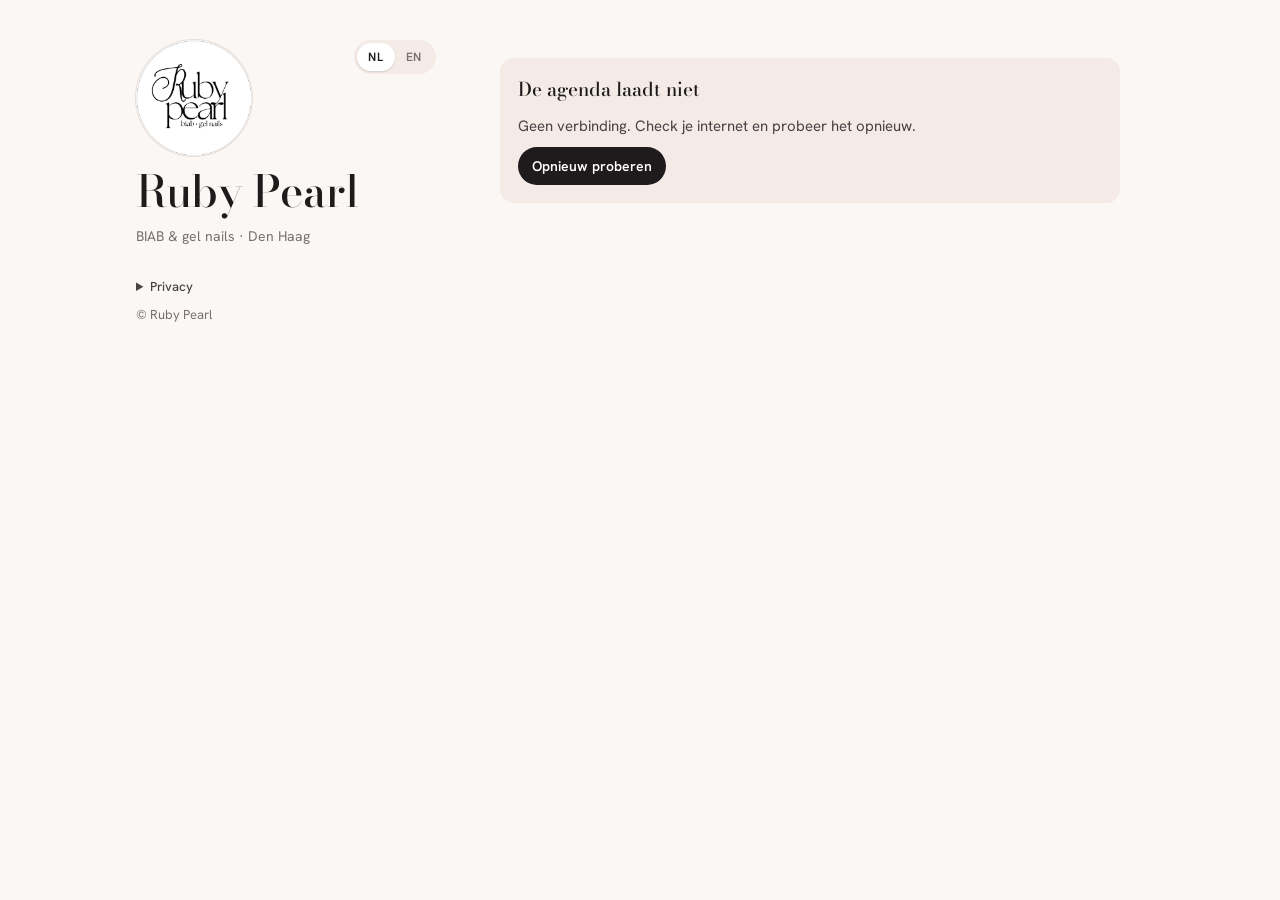
<file: index.html>
<!doctype html>
<html lang="nl">
<head>
<meta charset="utf-8">
<meta name="viewport" content="width=device-width, initial-scale=1, viewport-fit=cover">
<title>Afspraak maken · Ruby Pearl</title>
<meta name="claude:viewport-fit-sides" content="cover">
<meta name="description" content="Plan zelf je afspraak voor BIAB of hardgel bij Ruby Pearl in Den Haag.">
<meta property="og:title" content="Afspraak maken bij Ruby Pearl">
<meta property="og:description" content="BIAB & gel nails in Den Haag. Kies zelf je behandeling, dag en tijd.">
<meta property="og:image" content="logo.png">
<meta name="theme-color" content="#FAF7F5">
<link rel="icon" href="icon.png">
<link rel="apple-touch-icon" href="icon.png">
<link rel="preconnect" href="https://fonts.googleapis.com">
<link rel="preconnect" href="https://fonts.gstatic.com" crossorigin>
<link rel="stylesheet" href="https://fonts.googleapis.com/css2?family=Bodoni+Moda:ital,opsz,wght@0,6..96,400..600;1,6..96,400..500&family=Hanken+Grotesk:wght@400;500;600;700&family=Pinyon+Script&display=swap">
<link rel="stylesheet" href="style.css">
<script>
/* Ruby Pearl – gedeelde code voor de boekingspagina en de beheerpagina. */
(function () {
  'use strict';
  var C = window.RP_CONFIG || {};
  var DEMO = !!C.DEMO;
  var API = String(C.API_URL || '').trim();
  // De link naar Google staat in koppeling.txt, naast deze pagina.
  var apiKlaar = null;
  function apiUrl() {
    if (API) return Promise.resolve(API);
    if (!apiKlaar) {
      apiKlaar = fetch('koppeling.txt', { cache: 'no-store' })
        .then(function (r) { return r.ok ? r.text() : ''; })
        .then(function (t) { var m = /https?:\/\/[^\s'"<>]+/.exec(t); API = m ? m[0] : ''; return API; })
        .catch(function () { return ''; });
    }
    return apiKlaar;
  }

  var NAMEN = {
    nl: { dagen: ['zondag', 'maandag', 'dinsdag', 'woensdag', 'donderdag', 'vrijdag', 'zaterdag'], kort: 2,
          maanden: ['januari', 'februari', 'maart', 'april', 'mei', 'juni', 'juli', 'augustus', 'september', 'oktober', 'november', 'december'], uur: 'uur' },
    en: { dagen: ['Sunday', 'Monday', 'Tuesday', 'Wednesday', 'Thursday', 'Friday', 'Saturday'], kort: 3,
          maanden: ['January', 'February', 'March', 'April', 'May', 'June', 'July', 'August', 'September', 'October', 'November', 'December'], uur: 'hr' }
  };
  var TAAL = 'nl';
  function setTaal(t) { TAAL = t === 'en' ? 'en' : 'nl'; }
  function taal() { return TAAL; }

  function pad(n) { return (n < 10 ? '0' : '') + n; }
  function naarMin(t) {
    var m = /^(\d{1,2}):(\d{2})$/.exec(String(t == null ? '' : t).trim());
    return m ? (+m[1]) * 60 + (+m[2]) : NaN;
  }
  function naarTijd(m) { return pad(Math.floor(m / 60)) + ':' + pad(m % 60); }
  function utc(k) { var p = k.split('-').map(Number); return Date.UTC(p[0], p[1] - 1, p[2]); }
  function plusDagen(k, n) { var d = new Date(utc(k) + n * 864e5); return d.getUTCFullYear() + '-' + pad(d.getUTCMonth() + 1) + '-' + pad(d.getUTCDate()); }
  function dagVerschil(a, b) { return Math.round((utc(b) - utc(a)) / 864e5); }
  function dagNr(k) { return new Date(utc(k)).getUTCDay(); }
  function dagNaam(k) { return NAMEN[TAAL].dagen[dagNr(k)]; }
  function dagKort(k) { return NAMEN[TAAL].dagen[dagNr(k)].slice(0, NAMEN[TAAL].kort); }
  function dagGetal(k) { return new Date(utc(k)).getUTCDate(); }
  function maandNaam(k) { return NAMEN[TAAL].maanden[new Date(utc(k)).getUTCMonth()]; }
  function maandKort(k) { return maandNaam(k).slice(0, 3); }
  function datumLang(k) { return dagNaam(k) + ' ' + dagGetal(k) + ' ' + maandNaam(k); }
  function datumKort(k) { return dagKort(k) + ' ' + dagGetal(k) + ' ' + maandKort(k); }
  function maandag(k) { return plusDagen(k, -((dagNr(k) + 6) % 7)); }
  function weekNr(k) {
    var d = new Date(utc(k)); var dag = (d.getUTCDay() + 6) % 7;
    d.setUTCDate(d.getUTCDate() - dag + 3);
    var eersteDo = new Date(Date.UTC(d.getUTCFullYear(), 0, 4));
    return 1 + Math.round(((d - eersteDo) / 864e5 - 3 + ((eersteDo.getUTCDay() + 6) % 7)) / 7);
  }

  function duurTekst(m) {
    m = +m || 0;
    var h = Math.floor(m / 60), r = m % 60;
    var u = NAMEN[TAAL].uur;
    if (h && r) return h + ' ' + u + ' ' + r + ' min';
    if (h) return h + ' ' + u;
    return r + ' min';
  }
  function prijsGetal(p) {
    var s = String(p == null ? '' : p).replace(/€/g, '').replace(/\s/g, '').replace(',', '.');
    return /^\d+(\.\d{1,2})?$/.test(s) ? parseFloat(s) : NaN;
  }
  function euro(g) { return '€' + (g % 1 ? g.toFixed(2).replace('.', ',') : String(g)); }
  function prijsTekst(p) {
    var s = String(p == null ? '' : p).trim();
    if (!s) return '';
    var g = prijsGetal(s);
    return isNaN(g) ? s : euro(g);
  }
  // Zelfde regel als in de backend: alleen een totaal als alles een getal is.
  function totaalPrijs(items) {
    if (!items.length || !String(items[0].prijs || '').trim()) return '';
    var som = 0;
    for (var i = 0; i < items.length; i++) {
      var p = String(items[i].prijs || '').trim();
      if (!p) continue;
      var g = prijsGetal(p);
      if (isNaN(g)) return '';
      som += g;
    }
    return euro(som);
  }

  function samenvoegen(blokken) {
    var s = blokken.slice().sort(function (a, b) { return a[0] - b[0]; }), uit = [];
    s.forEach(function (b) { var l = uit[uit.length - 1]; if (l && b[0] <= l[1]) l[1] = Math.max(l[1], b[1]); else uit.push([b[0], b[1]]); });
    return uit;
  }
  // Zelfde rekenregel als vrijeTijden_ in Code.gs.
  function vrijeTijden(dag, duur, r, dagIndex, nuMin) {
    var uit = [];
    if (!dag) return uit;
    var stap = Math.max(5, r.stap || 30), pauze = r.pauze || 0, minV = r.minVooruit || 0;
    dag.open.forEach(function (blok) {
      for (var m = blok[0]; m + duur <= blok[1]; m += stap) {
        if (dagIndex * 1440 + m - nuMin < minV) continue;
        var botst = dag.bezet.some(function (b) { return m < b[1] + pauze && m + duur + pauze > b[0]; });
        if (!botst && uit.indexOf(m) < 0) uit.push(m);
      }
    });
    return uit.sort(function (a, b) { return a - b; });
  }

  function esc(s) {
    return String(s == null ? '' : s).replace(/[&<>"']/g, function (c) { return { '&': '&amp;', '<': '&lt;', '>': '&gt;', '"': '&quot;', "'": '&#39;' }[c]; });
  }
  function waNummer(t) {
    var d = String(t || '').replace(/[^\d+]/g, '');
    if (d.indexOf('+') === 0) d = d.slice(1);
    else if (d.indexOf('00') === 0) d = d.slice(2);
    else if (d.indexOf('0') === 0) d = '31' + d.slice(1);
    return d.replace(/\D/g, '');
  }
  function waLink(nummer, tekst) { return 'https://wa.me/' + waNummer(nummer) + (tekst ? '?text=' + encodeURIComponent(tekst) : ''); }
  function telLink(nummer) { return 'tel:' + String(nummer || '').replace(/[^\d+]/g, ''); }

  function lsGet(k) { try { return JSON.parse(localStorage.getItem(k) || 'null'); } catch (e) { return null; } }
  function lsSet(k, v) { try { if (v === null) localStorage.removeItem(k); else localStorage.setItem(k, JSON.stringify(v)); } catch (e) { /* geen opslag */ } }

  function wacht(ms) { return new Promise(function (r) { setTimeout(r, ms); }); }
  function laadScript(src) {
    return new Promise(function (ok, nee) {
      var s = document.createElement('script');
      s.src = src; s.onload = ok; s.onerror = function () { nee(new Error('Demo kon niet laden.')); };
      document.head.appendChild(s);
    });
  }
  var demoKlaar = null;
  function laadDemo() {
    if (!demoKlaar) demoKlaar = laadScript('demo/stubs.js').then(function () { return laadScript('demo/backend.js'); }).then(function () { return laadScript('demo/seed.js'); });
    return demoKlaar;
  }

  function controleer(j) {
    if (!j || !j.ok) {
      var e = new Error((j && j.fout) || 'Er ging iets mis. Probeer het opnieuw.');
      e.login = !!(j && j.login);
      throw e;
    }
    return j;
  }

  function api(action, data) {
    var body = Object.assign({ action: action }, data || {});
    if (DEMO) {
      return laadDemo().then(function () { return wacht(action === 'info' ? 350 : 450); }).then(function () {
        return controleer(JSON.parse(window.doPost({ postData: { contents: JSON.stringify(body) } }).getContent()));
      });
    }
    return apiUrl().then(function (url) {
      if (!url) throw new Error('De website is nog niet gekoppeld aan Google. Zet je link in koppeling.txt.');
      var verzoek = action === 'info'
        ? fetch(url + (url.indexOf('?') < 0 ? '?' : '&') + 'action=info', { cache: 'no-store' })
        : fetch(url, { method: 'POST', body: JSON.stringify(body) });
      return verzoek.then(function (res) {
        return res.json().catch(function () { throw new Error('De agenda reageert niet goed. Probeer het later opnieuw.'); });
      }, function () {
        throw new Error('Geen verbinding. Check je internet en probeer het opnieuw.');
      });
    }).then(controleer);
  }

  window.RP = {
    DEMO: DEMO, api: api, setTaal: setTaal, taal: taal, pad: pad, naarMin: naarMin, naarTijd: naarTijd, plusDagen: plusDagen, dagVerschil: dagVerschil,
    dagNaam: dagNaam, dagKort: dagKort, dagGetal: dagGetal, maandNaam: maandNaam, maandKort: maandKort,
    datumLang: datumLang, datumKort: datumKort, maandag: maandag, weekNr: weekNr,
    duurTekst: duurTekst, prijsGetal: prijsGetal, prijsTekst: prijsTekst, totaalPrijs: totaalPrijs, euro: euro,
    samenvoegen: samenvoegen, vrijeTijden: vrijeTijden, esc: esc, waNummer: waNummer, waLink: waLink, telLink: telLink,
    lsGet: lsGet, lsSet: lsSet
  };
})();
</script>
</head>
<body>

<div class="demo-bar" id="demo-bar" hidden>
  <div class="in">
    <b data-t="demo">Voorbeeld</b>
    <span data-t="demoTekst">Dit is een demo. Er worden geen echte mails verstuurd.</span>
    <a href="beheer.html" data-t="demoBeheer">Bekijk het beheer</a>
  </div>
</div>

<div class="shell">
  <aside class="intro">
    <div class="lang" role="group" aria-label="Taal / Language">
      <button type="button" data-lang="nl" aria-pressed="true" lang="nl">NL</button>
      <button type="button" data-lang="en" aria-pressed="false" lang="en">EN</button>
    </div>
    <img class="logo" src="logo.png" alt="Ruby Pearl" width="116" height="116">
    <h1 id="salon-naam">Ruby Pearl</h1>
    <p class="tag" id="salon-tag">BIAB &amp; gel nails · Den Haag</p>
    <div class="more">
      <p class="note" id="goed" hidden><b data-t="goedOmTeWeten">Goed om te weten</b><span id="goed-tekst"></span></p>
      <div class="contact" id="contact"></div>
    </div>
  </aside>

  <main class="flow" id="flow">
    <ol class="steps" id="steps">
      <li data-s="behandeling" data-t="stap1">Behandeling</li>
      <li data-s="moment" data-t="stap2">Dag en tijd</li>
      <li data-s="gegevens" data-t="stap3">Gegevens</li>
    </ol>

    <section class="view" data-view="laden" aria-busy="true">
      <div class="skeleton" style="height:34px;width:70%"></div>
      <div class="skeleton" style="height:104px"></div>
      <div class="skeleton" style="height:104px"></div>
      <div class="skeleton" style="height:56px"></div>
    </section>

    <section class="view" data-view="fout" hidden>
      <div class="empty">
        <strong data-t="foutKop">De agenda laadt niet</strong>
        <p id="fout-tekst">Probeer het zo nog eens.</p>
        <button class="btn btn-sm" type="button" id="opnieuw" data-t="opnieuw">Opnieuw proberen</button>
      </div>
    </section>

    <section class="view" data-view="behandeling" hidden>
      <h2 class="view-title" data-t="kop1">Wat wil je laten doen?</h2>
      <div class="choices" id="choices" role="radiogroup"></div>
      <h3 class="sub-title" id="extras-titel"><span data-t="extras" style="text-transform:uppercase;letter-spacing:.1em;font-weight:600">Extra's</span> <span data-t="optioneel">· optioneel</span></h3>
      <div class="extras" id="extras"></div>
    </section>

    <section class="view" data-view="moment" hidden>
      <h2 class="view-title" data-t="kop2">Wanneer wil je komen?</h2>
      <p class="view-sub" id="moment-sub"></p>
      <div id="dagen-wrap"></div>
      <div id="tijden-wrap"></div>
    </section>

    <section class="view" data-view="gegevens" hidden>
      <h2 class="view-title" data-t="kop3">Bijna klaar</h2>
      <dl class="summary" id="recap"></dl>
      <form class="form" id="boek-form" novalidate autocomplete="on">
        <div class="field">
          <label for="f-naam" data-t="lblNaam">Naam</label>
          <input id="f-naam" name="name" autocomplete="name" required maxlength="80">
        </div>
        <div class="field">
          <label for="f-tel" data-t="lblTel">Telefoonnummer</label>
          <input id="f-tel" name="tel" type="tel" inputmode="tel" autocomplete="tel" placeholder="06 12345678" required maxlength="30">
        </div>
        <div class="field">
          <label for="f-mail"><span data-t="lblMail">E-mail</span> <span class="hint" data-t="hintMail">voor je bevestiging</span></label>
          <input id="f-mail" name="email" type="email" inputmode="email" autocomplete="email" autocapitalize="off" spellcheck="false" required maxlength="120">
        </div>
        <div class="field">
          <label for="f-opm"><span data-t="lblOpm">Opmerking</span> <span class="hint" data-t="hintOpm">optioneel, bijv. kleur of inspiratie</span></label>
          <textarea id="f-opm" name="opmerking" maxlength="500"></textarea>
        </div>
        <div class="hp" aria-hidden="true"><label for="f-web">Website</label><input id="f-web" name="website" tabindex="-1" autocomplete="off"></div>
        <p class="alert alert-err" id="form-fout" role="alert" hidden></p>
        <p class="privacy-note" data-t="privacyKort">Je gegevens gebruiken we alleen voor je afspraak.</p>
      </form>
    </section>

    <section class="view view-done" data-view="klaar" hidden>
      <p class="script" data-t="totSnel">Tot snel!</p>
      <h2 class="view-title" id="klaar-titel"></h2>
      <p id="klaar-tekst"></p>
      <dl class="summary" id="klaar-recap"></dl>
      <div class="actions" id="klaar-acties"></div>
    </section>

    <section class="view" data-view="annuleren" hidden>
      <h2 class="view-title" id="ann-titel"></h2>
      <dl class="summary" id="ann-recap"></dl>
      <div id="ann-acties" class="form"></div>
    </section>

    <div class="dock" id="dock" hidden>
      <div class="in">
        <button class="back" type="button" id="terug" hidden></button>
        <div class="sum" id="dock-sum"></div>
        <button class="btn" type="button" id="verder"></button>
      </div>
    </div>
  </main>
</div>

<footer class="site-footer">
  <details>
    <summary data-t="privacy">Privacy</summary>
    <p data-t="privacyLang">We gebruiken je naam, telefoonnummer en e-mail alleen om je afspraak te regelen en je een bevestiging en herinnering te sturen. We delen ze met niemand. Wil je dat we je gegevens verwijderen? Stuur dan een berichtje.</p>
  </details>
  <span id="footer-naam">© Ruby Pearl</span>
</footer>

<script>
(function () {
  'use strict';
  var R = window.RP;
  var $ = function (s) { return document.querySelector(s); };

  /* ---------- teksten in twee talen ---------- */
  var T = {
    nl: {
      titel: 'Afspraak maken', demo: 'Voorbeeld', demoTekst: 'Dit is een demo. Er worden geen echte mails verstuurd.', demoBeheer: 'Bekijk het beheer',
      goedOmTeWeten: 'Goed om te weten', stap1: 'Behandeling', stap2: 'Dag en tijd', stap3: 'Gegevens', stappen: 'Stappen',
      foutKop: 'De agenda laadt niet', opnieuw: 'Opnieuw proberen', kop1: 'Wat wil je laten doen?', extras: "Extra's", optioneel: '· optioneel',
      kop2: 'Wanneer wil je komen?', kop3: 'Bijna klaar', lblNaam: 'Naam', lblTel: 'Telefoonnummer', lblMail: 'E-mail', hintMail: 'voor je bevestiging',
      lblOpm: 'Opmerking', hintOpm: 'optioneel, bijv. kleur of inspiratie', privacyKort: 'Je gegevens gebruiken we alleen voor je afspraak.',
      totSnel: 'Tot snel!', privacy: 'Privacy',
      privacyLang: 'We gebruiken je naam, telefoonnummer en e-mail alleen om je afspraak te regelen en je een bevestiging en herinnering te sturen. We delen ze met niemand. Wil je dat we je gegevens verwijderen? Stuur dan een berichtje.',
      behandelingKeuze: 'Behandeling', dagen: 'Dagen in ', terug: 'Terug',
      geenBeh: 'Er staan nog geen behandelingen online.',
      geenTijdenKop: 'Er zijn nu geen tijden vrij',
      geenTijden: function (hulp) { return 'Nieuwe tijden komen er elke week bij. Kijk later nog eens, of ' + hulp + ' om te vragen wat er kan.'; },
      stuurWa: 'Stuur een WhatsApp', stuurDm: 'Stuur een DM op Instagram', stuurWaKlein: 'stuur een WhatsApp', stuurDmKlein: 'stuur een DM op Instagram',
      waTekst: function (wat) { return 'Hoi! Ik wil graag een afspraak maken voor ' + wat + '.'; },
      ochtend: 'Ochtend', middag: 'Middag', avond: 'Avond',
      rBehandeling: 'Behandeling', rWanneer: 'Wanneer', rTijd: 'Tijd', rPrijs: 'Prijs', wijzigen: 'Wijzigen',
      fNaam: 'Vul je naam in.', fTel: 'Vul een geldig telefoonnummer in, bijvoorbeeld 06 12345678.', fMail: 'Vul een geldig e-mailadres in.',
      bezig: 'Even geduld…', bevestig: 'Bevestig afspraak',
      klaarTitel: function (n) { return 'Je afspraak staat, ' + n + '!'; },
      klaarDemo: function (m) { return 'In de echte versie krijg je nu een bevestiging op ' + m + '.'; },
      klaarMail: function (m) { return 'We hebben een bevestiging gestuurd naar ' + m + '. Niks gekregen? Kijk even in je spam.'; },
      inAgenda: 'Zet in je agenda', vraagWa: 'Vraag? Stuur een WhatsApp', nogEen: 'Nog een afspraak maken',
      annGedaanKop: 'Je afspraak is geannuleerd', annGedaan: 'De afspraak is geannuleerd. Hopelijk tot een andere keer!', nieuwe: 'Nieuwe afspraak maken',
      jeAfspraak: 'Je afspraak', annTeLaat: function (u) { return 'Annuleren via de website kan tot ' + u + ' uur van tevoren. Kun je toch niet? Laat het dan zo snel mogelijk weten.'; },
      zeker: 'Weet je het zeker?', zekerTekst: 'Je afspraak wordt geannuleerd en de tijd komt weer vrij voor iemand anders.',
      jaAnn: 'Ja, annuleer mijn afspraak', neeAnn: 'Nee, ik kom gewoon', annStart: 'Afspraak annuleren',
      kiesBeh: 'Kies een behandeling', daarna: 'Daarna kies je een dag en tijd', kiesDag: 'Kies dag en tijd', tot: 'tot', kiesTijd: 'Kies een tijd', verder: 'Verder'
    },
    en: {
      titel: 'Book an appointment', demo: 'Preview', demoTekst: 'This is a demo. No real emails are sent.', demoBeheer: 'View the admin page',
      goedOmTeWeten: 'Good to know', stap1: 'Treatment', stap2: 'Date and time', stap3: 'Details', stappen: 'Steps',
      foutKop: 'The calendar is not loading', opnieuw: 'Try again', kop1: 'What would you like to book?', extras: 'Extras', optioneel: '· optional',
      kop2: 'When would you like to come?', kop3: 'Almost done', lblNaam: 'Name', lblTel: 'Phone number', lblMail: 'Email', hintMail: 'for your confirmation',
      lblOpm: 'Note', hintOpm: 'optional, e.g. colour or inspiration', privacyKort: 'We only use your details for your appointment.',
      totSnel: 'See you soon!', privacy: 'Privacy',
      privacyLang: 'We only use your name, phone number and email to arrange your appointment and to send you a confirmation and a reminder. We never share them. Would you like us to delete your details? Just send us a message.',
      behandelingKeuze: 'Treatment', dagen: 'Days in ', terug: 'Back',
      geenBeh: 'There are no treatments online yet.',
      geenTijdenKop: 'There are no times available right now',
      geenTijden: function (hulp) { return 'New times are added every week. Please check again later, or ' + hulp + ' to ask what is possible.'; },
      stuurWa: 'Send a WhatsApp', stuurDm: 'Send a DM on Instagram', stuurWaKlein: 'send a WhatsApp', stuurDmKlein: 'send a DM on Instagram',
      waTekst: function (wat) { return 'Hi! I would like to book an appointment for ' + wat + '.'; },
      ochtend: 'Morning', middag: 'Afternoon', avond: 'Evening',
      rBehandeling: 'Treatment', rWanneer: 'Date', rTijd: 'Time', rPrijs: 'Price', wijzigen: 'Change',
      fNaam: 'Please enter your name.', fTel: 'Please enter a valid phone number, for example 06 12345678.', fMail: 'Please enter a valid email address.',
      bezig: 'One moment…', bevestig: 'Confirm booking',
      klaarTitel: function (n) { return 'You are booked, ' + n + '!'; },
      klaarDemo: function (m) { return 'In the real version you would now receive a confirmation at ' + m + '.'; },
      klaarMail: function (m) { return 'We have sent a confirmation to ' + m + '. Nothing there? Please check your spam folder.'; },
      inAgenda: 'Add to your calendar', vraagWa: 'Questions? Send a WhatsApp', nogEen: 'Book another appointment',
      annGedaanKop: 'Your appointment has been cancelled', annGedaan: 'The appointment has been cancelled. Hope to see you another time!', nieuwe: 'Book a new appointment',
      jeAfspraak: 'Your appointment', annTeLaat: function (u) { return 'You can cancel online up to ' + u + ' hours in advance. Can\'t make it after all? Please let us know as soon as possible.'; },
      zeker: 'Are you sure?', zekerTekst: 'Your appointment will be cancelled and the time becomes available for someone else.',
      jaAnn: 'Yes, cancel my appointment', neeAnn: 'No, I will be there', annStart: 'Cancel appointment',
      kiesBeh: 'Choose a treatment', daarna: 'Then choose a date and time', kiesDag: 'Choose date and time', tot: 'until', kiesTijd: 'Choose a time', verder: 'Next'
    }
  };
  function t(k) { return T[R.taal()][k]; }
  var IC = {
    klok: '<svg viewBox="0 0 24 24" fill="none" stroke="currentColor" stroke-width="1.8" stroke-linecap="round"><circle cx="12" cy="12" r="9"/><path d="M12 7v5l3 2"/></svg>',
    vink: '<svg viewBox="0 0 24 24" fill="none" stroke="currentColor" stroke-width="3" stroke-linecap="round" stroke-linejoin="round"><path d="M5 12.5l4.5 4.5L19 7.5"/></svg>',
    terug: '<svg viewBox="0 0 24 24" fill="none" stroke="currentColor" stroke-width="2" stroke-linecap="round" stroke-linejoin="round"><path d="M15 5l-7 7 7 7"/></svg>',
    ochtend: '<svg viewBox="0 0 24 24" fill="none" stroke="currentColor" stroke-width="1.8" stroke-linecap="round"><circle cx="12" cy="12" r="4"/><path d="M12 2v2M12 20v2M4.9 4.9l1.4 1.4M17.7 17.7l1.4 1.4M2 12h2M20 12h2M4.9 19.1l1.4-1.4M17.7 6.3l1.4-1.4"/></svg>',
    middag: '<svg viewBox="0 0 24 24" fill="none" stroke="currentColor" stroke-width="1.8" stroke-linecap="round"><path d="M17 18a5 5 0 0 0-10 0"/><path d="M12 9V3M4.2 10.2l1.4 1.4M2 18h2M20 18h2M18.4 11.6l1.4-1.4M23 22H1"/></svg>',
    avond: '<svg viewBox="0 0 24 24" fill="none" stroke="currentColor" stroke-width="1.8" stroke-linecap="round" stroke-linejoin="round"><path d="M20 14.5A8 8 0 1 1 9.5 4a6.5 6.5 0 0 0 10.5 10.5z"/></svg>',
    chat: '<svg viewBox="0 0 24 24" fill="none" stroke="currentColor" stroke-width="1.8" stroke-linejoin="round"><path d="M4 20l1.3-3.9A8 8 0 1 1 8 19.1L4 20z"/></svg>',
    camera: '<svg viewBox="0 0 24 24" fill="none" stroke="currentColor" stroke-width="1.8"><rect x="3" y="3" width="18" height="18" rx="5"/><circle cx="12" cy="12" r="4"/><circle cx="17.3" cy="6.7" r=".8" fill="currentColor"/></svg>',
    agenda: '<svg viewBox="0 0 24 24" fill="none" stroke="currentColor" stroke-width="1.8" stroke-linecap="round"><rect x="3" y="5" width="18" height="16" rx="3"/><path d="M3 10h18M8 3v4M16 3v4"/></svg>'
  };

  var S = { info: null, beh: null, extras: [], datum: null, tijd: null, bezig: false, result: null, ann: null, annStaat: '' };
  var params = new URLSearchParams(location.search);
  var annId = params.get('annuleer'), annCode = params.get('code');
  var KLANT = 'rp_klant';

  R.setTaal(params.get('lang') || R.lsGet('rp_taal') || 'nl');
  if (R.DEMO) $('#demo-bar').hidden = false;
  $('#terug').innerHTML = IC.terug;

  function vertaalPagina() {
    var taal = R.taal();
    document.documentElement.lang = taal;
    document.title = t('titel') + ' · ' + ((S.info && S.info.salon.naam) || 'Ruby Pearl');
    document.querySelectorAll('[data-t]').forEach(function (el) { el.textContent = t(el.dataset.t); });
    document.querySelectorAll('[data-lang]').forEach(function (b) { b.setAttribute('aria-pressed', b.dataset.lang === taal); });
    $('#steps').setAttribute('aria-label', t('stappen'));
    $('#choices').setAttribute('aria-label', t('behandelingKeuze'));
    $('#terug').setAttribute('aria-label', t('terug'));
  }
  document.querySelector('.lang').addEventListener('click', function (e) {
    var b = e.target.closest('[data-lang]');
    if (!b || b.dataset.lang === R.taal()) return;
    R.setTaal(b.dataset.lang); R.lsSet('rp_taal', b.dataset.lang);
    vertaalPagina();
    $('#form-fout').hidden = true;
    if (S.ann) { vulSalon(S.ann.salon); laadAfspraak(true); }
    else if (S.info) { vulSalon(S.info.salon); route(); }
  });

  /* ---------- helpers ---------- */
  function naamVan(b) { return (R.taal() === 'en' && b.naam_en) || b.naam; }
  function uitlegVan(b) { return (R.taal() === 'en' && b.omschrijving_en) || b.omschrijving; }
  function behandeling(id) { id = id || S.beh; return S.info && S.info.behandelingen.filter(function (b) { return b.id === id; })[0]; }
  function gekozenExtras(ids) { ids = ids || S.extras; return S.info ? S.info.extras.filter(function (x) { return ids.indexOf(x.id) >= 0; }) : []; }
  function duur() { var b = behandeling(); return b ? b.duur + gekozenExtras().reduce(function (t, x) { return t + x.duur; }, 0) : 0; }
  function prijs(id, ids) { var b = behandeling(id); return b ? R.totaalPrijs([b].concat(gekozenExtras(ids))) : ''; }
  function naamMetExtras(id, ids) {
    var b = behandeling(id); if (!b) return '';
    var x = gekozenExtras(ids).map(naamVan);
    return naamVan(b) + (x.length ? ' + ' + x.join(' + ') : '');
  }

  function dagIndex(k) { return R.dagVerschil(S.info.nu.datum, k); }
  function vrijOp(k) { return R.vrijeTijden(S.info.dagen[k], duur(), S.info.regels, dagIndex(k), S.info.nu.min); }
  function beschikbareDagen() {
    if (!S.info || !S.beh) return [];
    return Object.keys(S.info.dagen).sort().filter(function (k) {
      var i = dagIndex(k);
      return i >= 0 && i <= S.info.regels.maxDagen && vrijOp(k).length;
    });
  }
  function controleerKeuze() {
    if (S.beh && !behandeling()) S.beh = null;
    if (!S.beh && S.info.behandelingen.length === 1) S.beh = S.info.behandelingen[0].id;
    S.extras = S.extras.filter(function (id) { return S.info.extras.some(function (x) { return x.id === id; }); });
    if (!S.beh) { S.datum = null; S.tijd = null; return; }
    var dagen = beschikbareDagen();
    if (S.datum && dagen.indexOf(S.datum) < 0) { S.datum = null; S.tijd = null; }
    if (!S.datum) S.datum = dagen[0] || null;
    if (S.tijd !== null && (!S.datum || vrijOp(S.datum).indexOf(S.tijd) < 0)) S.tijd = null;
  }

  function toon(view) {
    document.querySelectorAll('[data-view]').forEach(function (el) { el.hidden = el.dataset.view !== view; });
    var stappen = ['behandeling', 'moment', 'gegevens'], i = stappen.indexOf(view);
    $('#steps').hidden = i < 0;
    document.querySelectorAll('#steps li').forEach(function (li, j) {
      li.className = j < i ? 'done' : j === i ? 'now' : '';
      if (j === i) li.setAttribute('aria-current', 'step'); else li.removeAttribute('aria-current');
    });
    renderDock(view);
  }

  /* ---------- salon ---------- */
  function vulSalon(s) {
    if (!s) return;
    var en = R.taal() === 'en';
    var onder = en && s.ondertitel_en ? s.ondertitel_en : s.ondertitel === undefined ? 'BIAB & gel nails' : s.ondertitel;
    var goed = (en && s.goed_om_te_weten_en) || s.goed_om_te_weten;
    $('#salon-naam').textContent = s.naam || 'Ruby Pearl';
    $('#salon-tag').textContent = [onder, s.plaats].filter(Boolean).join(' · ');
    $('#footer-naam').textContent = '© ' + (s.naam || 'Ruby Pearl');
    $('#goed').hidden = !goed;
    $('#goed-tekst').textContent = goed || '';
    var h = '';
    if (s.instagram) h += '<a href="https://instagram.com/' + encodeURIComponent(s.instagram) + '" target="_blank" rel="noopener">' + IC.camera + '@' + R.esc(s.instagram) + '</a>';
    if (s.whatsapp) h += '<a href="' + R.waLink(s.whatsapp) + '" target="_blank" rel="noopener">' + IC.chat + 'WhatsApp</a>';
    $('#contact').innerHTML = h;
    document.title = t('titel') + ' · ' + (s.naam || 'Ruby Pearl');
  }

  /* ---------- stap 1: behandeling ---------- */
  function renderBehandeling() {
    var I = S.info;
    $('#choices').innerHTML = I.behandelingen.map(function (b) {
      var p = R.prijsTekst(b.prijs), u = uitlegVan(b);
      return '<button type="button" class="choice" role="radio" aria-checked="' + (S.beh === b.id) + '" data-id="' + R.esc(b.id) + '">' +
        '<span class="pearl" aria-hidden="true"></span><span class="choice-body">' +
        '<span class="choice-top"><b>' + R.esc(naamVan(b)) + '</b>' + (p ? '<span class="price">' + R.esc(p) + '</span>' : '') + '</span>' +
        (u ? '<span class="desc">' + R.esc(u) + '</span>' : '') +
        '<span class="meta">' + IC.klok + R.duurTekst(b.duur) + '</span></span></button>';
    }).join('') || '<div class="empty"><p>' + t('geenBeh') + '</p></div>';
    $('#extras-titel').hidden = !I.extras.length;
    $('#extras').innerHTML = I.extras.map(function (x) {
      var p = R.prijsTekst(x.prijs), u = uitlegVan(x), meta = [];
      if (x.duur) meta.push('+' + R.duurTekst(x.duur));
      if (p) meta.push('+' + p);
      return '<label class="extra"><input type="checkbox" value="' + R.esc(x.id) + '"' + (S.extras.indexOf(x.id) >= 0 ? ' checked' : '') + '>' +
        '<span class="box">' + IC.vink + '</span><span class="ex-name">' + R.esc(naamVan(x)) + (u ? '<small>' + R.esc(u) + '</small>' : '') + '</span>' +
        '<span class="ex-meta">' + R.esc(meta.join(' · ')) + '</span></label>';
    }).join('');
  }
  $('#choices').addEventListener('click', function (e) {
    var b = e.target.closest('.choice'); if (!b) return;
    S.beh = b.dataset.id; controleerKeuze(); renderBehandeling(); renderDock('behandeling');
  });
  $('#choices').addEventListener('keydown', function (e) {
    if (['ArrowDown', 'ArrowUp', 'ArrowLeft', 'ArrowRight'].indexOf(e.key) < 0) return;
    var lijst = S.info.behandelingen, i = Math.max(0, lijst.findIndex(function (b) { return b.id === S.beh; }));
    i = (i + (e.key === 'ArrowDown' || e.key === 'ArrowRight' ? 1 : lijst.length - 1)) % lijst.length;
    S.beh = lijst[i].id; controleerKeuze(); renderBehandeling(); renderDock('behandeling');
    $('#choices [data-id="' + CSS.escape(S.beh) + '"]').focus(); e.preventDefault();
  });
  $('#extras').addEventListener('change', function (e) {
    var id = e.target.value;
    S.extras = e.target.checked ? S.extras.concat([id]) : S.extras.filter(function (x) { return x !== id; });
    controleerKeuze(); renderDock('behandeling');
  });

  /* ---------- stap 2: dag en tijd ---------- */
  function renderMoment() {
    var dagen = beschikbareDagen();
    $('#moment-sub').textContent = naamMetExtras() + ' · ' + R.duurTekst(duur());
    if (!dagen.length) {
      var s = S.info.salon, knop = '';
      if (s.whatsapp) knop = '<a class="btn btn-sm" href="' + R.waLink(s.whatsapp, t('waTekst')(naamMetExtras())) + '" target="_blank" rel="noopener">' + t('stuurWa') + '</a>';
      else if (s.instagram) knop = '<a class="btn btn-sm" href="https://instagram.com/' + encodeURIComponent(s.instagram) + '" target="_blank" rel="noopener">' + t('stuurDm') + '</a>';
      $('#dagen-wrap').innerHTML = '<div class="empty"><strong>' + t('geenTijdenKop') + '</strong><p>' + t('geenTijden')(s.whatsapp ? t('stuurWaKlein') : t('stuurDmKlein')) + '</p>' + knop + '</div>';
      $('#tijden-wrap').innerHTML = '';
      return;
    }
    var h = '', maand = '';
    dagen.forEach(function (k) {
      var m = R.maandNaam(k);
      if (m !== maand) { if (maand) h += '</div>'; h += '<p class="month">' + m + '</p><div class="days" role="group" aria-label="' + t('dagen') + m + '">'; maand = m; }
      h += '<button type="button" class="day" data-k="' + k + '" aria-pressed="' + (S.datum === k) + '" aria-label="' + R.datumLang(k) + '">' +
        '<span class="wd">' + R.dagKort(k) + '</span><span class="d">' + R.dagGetal(k) + '</span><span class="m">' + R.maandKort(k) + '</span></button>';
    });
    $('#dagen-wrap').innerHTML = '<div style="display:grid;gap:14px">' + h + '</div></div>';
    renderTijden();
  }
  function renderTijden() {
    if (!S.datum) { $('#tijden-wrap').innerHTML = ''; return; }
    var tijden = vrijOp(S.datum);
    var groepen = [['ochtend', 0, 720], ['middag', 720, 1020], ['avond', 1020, 1441]];
    $('#tijden-wrap').innerHTML = '<div class="slot-groups"><h3 class="sub-title" style="margin:0">' + R.datumLang(S.datum) + '</h3>' + groepen.map(function (g) {
      var lijst = tijden.filter(function (m) { return m >= g[1] && m < g[2]; });
      if (!lijst.length) return '';
      return '<div class="slot-group"><h3>' + IC[g[0]] + t(g[0]) + '</h3><div class="slots">' + lijst.map(function (m) {
        return '<button type="button" class="slot" data-m="' + m + '" aria-pressed="' + (S.tijd === m) + '">' + R.naarTijd(m) + '</button>';
      }).join('') + '</div></div>';
    }).join('') + '</div>';
  }
  $('#dagen-wrap').addEventListener('click', function (e) {
    var b = e.target.closest('.day'); if (!b) return;
    S.datum = b.dataset.k; S.tijd = null;
    document.querySelectorAll('.day').forEach(function (d) { d.setAttribute('aria-pressed', d === b); });
    renderTijden(); renderDock('moment');
  });
  $('#tijden-wrap').addEventListener('click', function (e) {
    var b = e.target.closest('.slot'); if (!b) return;
    S.tijd = +b.dataset.m;
    document.querySelectorAll('.slot').forEach(function (d) { d.setAttribute('aria-pressed', d === b); });
    renderDock('moment');
  });

  /* ---------- stap 3: gegevens ---------- */
  function recapHtml(a) {
    var rows = [[t('rBehandeling'), a.wat], [t('rWanneer'), R.datumLang(a.datum)], [t('rTijd'), a.tijd + ' – ' + a.eind]];
    if (a.prijs) rows.push([t('rPrijs'), a.prijs]);
    return rows.map(function (r) { return '<div><dt>' + r[0] + '</dt><dd>' + R.esc(r[1]) + '</dd></div>'; }).join('');
  }
  function keuzeRecap(k) {
    return { wat: naamMetExtras(k.beh, k.extras), datum: k.datum, tijd: R.naarTijd(k.tijd), eind: R.naarTijd(k.tijd + k.duur), prijs: prijs(k.beh, k.extras) };
  }
  function huidigeKeuze() { return { beh: S.beh, extras: S.extras.slice(), datum: S.datum, tijd: S.tijd, duur: duur() }; }
  function renderGegevens() {
    $('#recap').innerHTML = recapHtml(keuzeRecap(huidigeKeuze())) + '<div><dt></dt><dd><button type="button" class="link-btn" id="wijzig">' + t('wijzigen') + '</button></dd></div>';
    var k = R.lsGet(KLANT);
    if (k) ['naam', 'tel', 'mail'].forEach(function (f) { var el = $('#f-' + f); if (!el.value && k[f]) el.value = k[f]; });
  }
  $('#recap').addEventListener('click', function (e) { if (e.target.id === 'wijzig') ga('moment'); });

  function fout(msg, veld) {
    var el = $('#form-fout');
    el.textContent = msg; el.hidden = !msg;
    document.querySelectorAll('#boek-form input').forEach(function (i) { i.removeAttribute('aria-invalid'); });
    if (veld) { veld.setAttribute('aria-invalid', 'true'); veld.focus(); }
  }
  $('#boek-form').addEventListener('input', function (e) {
    if (e.target.getAttribute('aria-invalid')) { e.target.removeAttribute('aria-invalid'); $('#form-fout').hidden = true; }
  });
  $('#boek-form').addEventListener('submit', function (e) {
    e.preventDefault();
    if (S.bezig) return;
    var naam = $('#f-naam').value.trim(), tel = $('#f-tel').value.trim(), mail = $('#f-mail').value.trim();
    if (naam.length < 2) return fout(t('fNaam'), $('#f-naam'));
    if (tel.replace(/\D/g, '').length < 9) return fout(t('fTel'), $('#f-tel'));
    if (!/^[^\s@]+@[^\s@]+\.[^\s@]{2,}$/.test(mail)) return fout(t('fMail'), $('#f-mail'));
    fout('');
    S.bezig = true; renderDock('gegevens');
    var keuze = huidigeKeuze();
    R.api('boek', {
      behandeling: S.beh, extras: S.extras, datum: S.datum, tijd: R.naarTijd(S.tijd), taal: R.taal(),
      naam: naam, telefoon: tel, email: mail, opmerking: $('#f-opm').value.trim(), website: $('#f-web').value
    }).then(function (r) {
      R.lsSet(KLANT, { naam: naam, tel: tel, mail: mail });
      S.result = { ics: r.ics, keuze: keuze, email: mail, voornaam: naam.split(' ')[0] };
      S.datum = null; S.tijd = null; $('#f-opm').value = '';
      ga('klaar');
      laadInfo(true);
    }).catch(function (err) {
      fout(err.message);
      if (err.code === 'bezet') laadInfo(true);
    }).then(function () { S.bezig = false; renderDock(huidigeStap()); });
  });

  /* ---------- klaar ---------- */
  function renderKlaar() {
    var r = S.result, s = S.info.salon;
    $('#klaar-titel').textContent = t('klaarTitel')(r.voornaam);
    $('#klaar-tekst').textContent = R.DEMO ? t('klaarDemo')(r.email) : t('klaarMail')(r.email);
    $('#klaar-recap').innerHTML = recapHtml(keuzeRecap(r.keuze));
    var h = '';
    if (r.ics && !R.DEMO) {
      var url = URL.createObjectURL(new Blob([r.ics], { type: 'text/calendar' }));
      h += '<a class="btn btn-block" href="' + url + '" download="afspraak-' + R.esc((s.naam || 'salon').toLowerCase().replace(/\s+/g, '-')) + '.ics">' + IC.agenda + t('inAgenda') + '</a>';
    }
    if (s.whatsapp) h += '<a class="btn btn-light btn-block" href="' + R.waLink(s.whatsapp) + '" target="_blank" rel="noopener">' + IC.chat + t('vraagWa') + '</a>';
    h += '<button class="btn btn-soft btn-block" type="button" id="nieuw">' + t('nogEen') + '</button>';
    $('#klaar-acties').innerHTML = h;
  }
  $('#klaar-acties').addEventListener('click', function (e) {
    if (e.target.id === 'nieuw') { S.result = null; S.beh = null; S.extras = []; controleerKeuze(); ga('behandeling'); }
  });

  /* ---------- annuleren via de link uit de mail ---------- */
  function renderAnnuleren(staat) {
    if (staat !== undefined) S.annStaat = staat;
    staat = S.annStaat;
    var r = S.ann, a = r.afspraak, s = r.salon;
    $('#ann-recap').innerHTML = recapHtml({ wat: a.wat || (a.behandeling + (a.extras ? ' + ' + a.extras : '')), datum: a.datum, tijd: a.tijd, eind: a.eind, prijs: R.prijsTekst(a.prijs) });
    var h = '';
    var contact = s.whatsapp ? '<a class="btn btn-light" href="' + R.waLink(s.whatsapp) + '" target="_blank" rel="noopener">' + IC.chat + t('stuurWa') + '</a>' : '';
    if (staat === 'klaar' || a.status !== 'bevestigd') {
      $('#ann-titel').textContent = t('annGedaanKop');
      h = '<p class="alert alert-ok">' + t('annGedaan') + '</p><a class="btn" href="' + location.pathname + (R.taal() === 'en' ? '?lang=en' : '') + '">' + t('nieuwe') + '</a>';
    } else if (!r.kanAnnuleren) {
      $('#ann-titel').textContent = t('jeAfspraak');
      h = '<p class="alert alert-info">' + t('annTeLaat')(r.annulerenUren) + '</p>' + contact;
    } else if (staat === 'zeker') {
      $('#ann-titel').textContent = t('zeker');
      h = '<p class="alert alert-info">' + t('zekerTekst') + '</p>' +
        '<button class="btn btn-danger" type="button" id="ann-ja">' + t('jaAnn') + '</button><button class="btn btn-light" type="button" id="ann-nee">' + t('neeAnn') + '</button>';
    } else {
      $('#ann-titel').textContent = t('jeAfspraak');
      h = '<button class="btn btn-light" type="button" id="ann-start">' + t('annStart') + '</button>';
    }
    $('#ann-acties').innerHTML = h + '<p class="alert alert-err" id="ann-fout" hidden></p>';
  }
  $('#ann-acties').addEventListener('click', function (e) {
    var id = e.target.id;
    if (id === 'ann-start') renderAnnuleren('zeker');
    if (id === 'ann-nee') renderAnnuleren('');
    if (id === 'ann-ja') {
      e.target.disabled = true; e.target.textContent = t('bezig');
      R.api('annuleren', { id: annId, code: annCode, taal: R.taal() }).then(function () { renderAnnuleren('klaar'); }).catch(function (err) {
        renderAnnuleren('zeker'); var f = $('#ann-fout'); f.textContent = err.message; f.hidden = false;
      });
    }
  });
  function laadAfspraak(stil) {
    if (!stil) toon('laden');
    R.api('afspraak', { id: annId, code: annCode, taal: R.taal() }).then(function (r) {
      S.ann = r; vulSalon(r.salon); renderAnnuleren(); toon('annuleren');
    }).catch(function (err) { $('#fout-tekst').textContent = err.message; $('#opnieuw').hidden = true; toon('fout'); });
  }

  /* ---------- balk onderin ---------- */
  function renderDock(view) {
    var d = $('#dock'), sum = $('#dock-sum'), knop = $('#verder'), terug = $('#terug');
    d.hidden = ['behandeling', 'moment', 'gegevens'].indexOf(view) < 0;
    if (d.hidden) return;
    terug.hidden = view === 'behandeling';
    knop.removeAttribute('form'); knop.type = 'button';
    var p = prijs();
    if (view === 'behandeling') {
      sum.innerHTML = S.beh ? '<b>' + R.esc(naamMetExtras()) + '</b><span>' + R.duurTekst(duur()) + (p ? ' · ' + p : '') + '</span>' : '<b>' + t('kiesBeh') + '</b><span>' + t('daarna') + '</span>';
      knop.textContent = t('kiesDag'); knop.disabled = !S.beh;
    } else if (view === 'moment') {
      sum.innerHTML = S.datum && S.tijd !== null
        ? '<b>' + R.datumKort(S.datum) + ' · ' + R.naarTijd(S.tijd) + '</b><span>' + t('tot') + ' ' + R.naarTijd(S.tijd + duur()) + (p ? ' · ' + p : '') + '</span>'
        : '<b>' + t('kiesTijd') + '</b><span>' + R.esc(naamMetExtras()) + '</span>';
      knop.textContent = t('verder'); knop.disabled = S.tijd === null || !S.datum;
    } else {
      var b = behandeling();
      sum.innerHTML = '<b>' + R.esc(b ? naamVan(b) : '') + ' · ' + (S.datum ? R.datumKort(S.datum) : '') + '</b><span>' + (S.tijd !== null ? R.naarTijd(S.tijd) + ' – ' + R.naarTijd(S.tijd + duur()) : '') + (p ? ' · ' + p : '') + '</span>';
      knop.type = 'submit'; knop.setAttribute('form', 'boek-form');
      knop.textContent = S.bezig ? t('bezig') : t('bevestig'); knop.disabled = S.bezig;
    }
  }
  $('#verder').addEventListener('click', function () {
    var v = huidigeStap();
    if (v === 'behandeling' && S.beh) ga('moment');
    else if (v === 'moment' && S.tijd !== null) ga('gegevens');
  });
  $('#terug').addEventListener('click', function () { history.back(); });

  /* ---------- navigatie ---------- */
  function huidigeStap() {
    var h = location.hash.replace('#', '');
    return ['behandeling', 'moment', 'gegevens', 'klaar'].indexOf(h) >= 0 ? h : 'behandeling';
  }
  function ga(stap) {
    if (huidigeStap() === stap && location.hash) route();
    else location.hash = stap;
    var top = $('#flow').getBoundingClientRect().top + window.scrollY - 12;
    if (window.scrollY > top) window.scrollTo(0, Math.max(0, top));
  }
  function route() {
    if (!S.info || S.ann) return;
    var st = huidigeStap();
    if (st === 'klaar' && !S.result) st = 'behandeling';
    if (st === 'gegevens' && (S.tijd === null || !S.datum)) st = S.beh ? 'moment' : 'behandeling';
    if (st === 'moment' && !S.beh) st = 'behandeling';
    if (st !== location.hash.replace('#', '') && location.hash) history.replaceState(null, '', '#' + st);
    if (st === 'behandeling') renderBehandeling();
    if (st === 'moment') renderMoment();
    if (st === 'gegevens') renderGegevens();
    if (st === 'klaar') renderKlaar();
    toon(st);
  }
  window.addEventListener('hashchange', route);

  function laadInfo(stil) {
    if (!stil) toon('laden');
    return R.api('info').then(function (info) {
      S.info = info; vulSalon(info.salon); controleerKeuze();
      if (!stil) route();
      else if (huidigeStap() === 'moment') { renderMoment(); renderDock('moment'); }
    }).catch(function (err) {
      if (stil) return;
      $('#fout-tekst').textContent = err.message; toon('fout');
    });
  }
  $('#opnieuw').addEventListener('click', function () { laadInfo(false); });

  vertaalPagina();
  if (annId && annCode) laadAfspraak(false);
  else laadInfo(false);
  // Vernieuw de tijden als iemand na een tijdje terugkomt op de pagina.
  var laatst = Date.now();
  document.addEventListener('visibilitychange', function () {
    if (document.visibilityState === 'visible' && S.info && !S.ann && Date.now() - laatst > 120000) { laatst = Date.now(); laadInfo(true); }
  });
})();
</script>
</body>
</html>
</file>
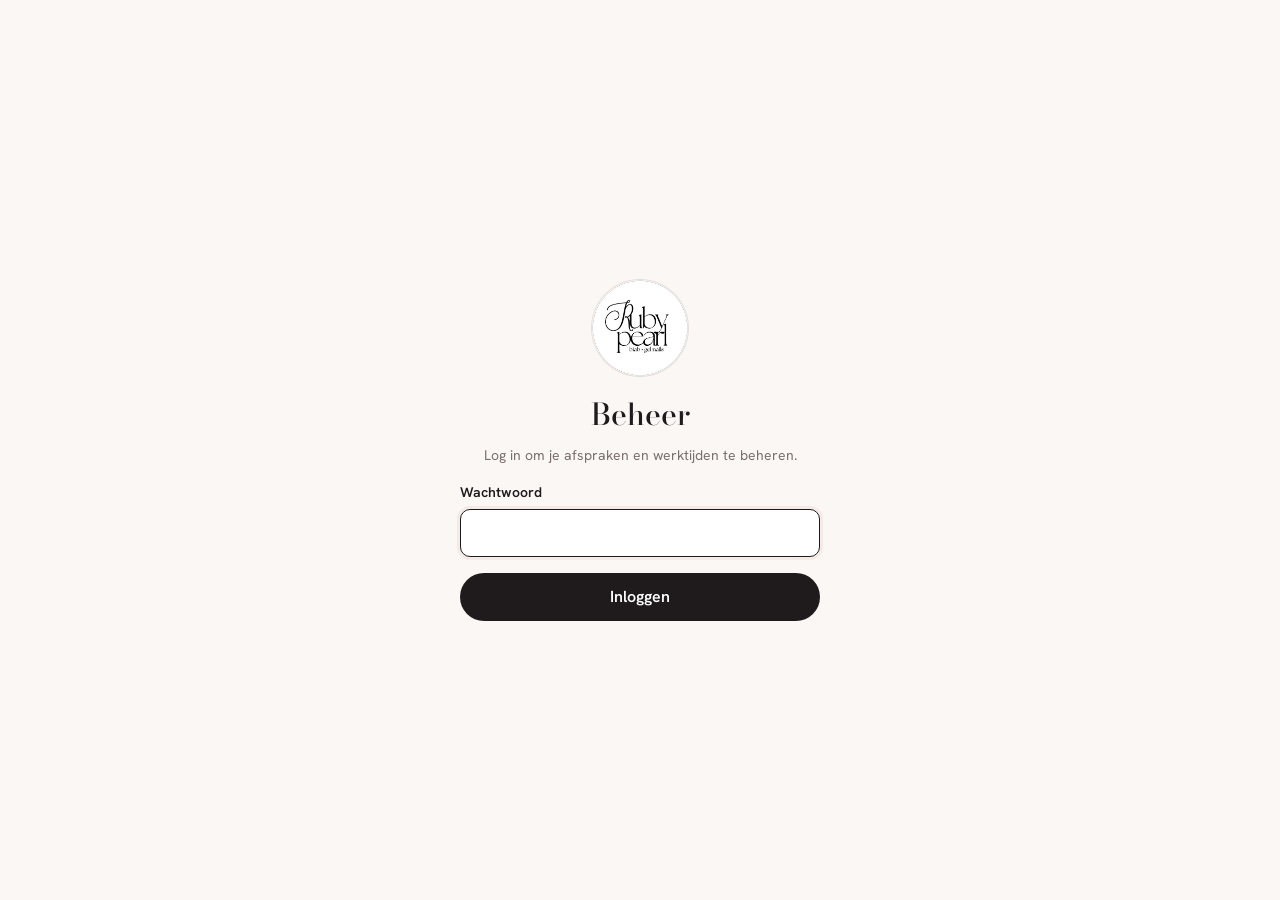
<file: beheer.html>
<!doctype html>
<html lang="nl">
<head>
<meta charset="utf-8">
<meta name="viewport" content="width=device-width, initial-scale=1, viewport-fit=cover">
<title>Beheer · Ruby Pearl</title>
<meta name="robots" content="noindex">
<meta name="theme-color" content="#FAF7F5">
<meta name="apple-mobile-web-app-capable" content="yes">
<meta name="mobile-web-app-capable" content="yes">
<meta name="apple-mobile-web-app-title" content="Ruby Pearl">
<meta name="apple-mobile-web-app-status-bar-style" content="default">
<link rel="icon" href="icon.png">
<link rel="apple-touch-icon" href="icon.png">
<link rel="preconnect" href="https://fonts.googleapis.com">
<link rel="preconnect" href="https://fonts.gstatic.com" crossorigin>
<link rel="stylesheet" href="https://fonts.googleapis.com/css2?family=Bodoni+Moda:ital,opsz,wght@0,6..96,400..600;1,6..96,400..500&family=Hanken+Grotesk:wght@400;500;600;700&display=swap">
<link rel="stylesheet" href="style.css">
<script>
/* Ruby Pearl – gedeelde code voor de boekingspagina en de beheerpagina. */
(function () {
  'use strict';
  var C = window.RP_CONFIG || {};
  var DEMO = !!C.DEMO;
  var API = String(C.API_URL || '').trim();
  // De link naar Google staat in koppeling.txt, naast deze pagina.
  var apiKlaar = null;
  function apiUrl() {
    if (API) return Promise.resolve(API);
    if (!apiKlaar) {
      apiKlaar = fetch('koppeling.txt', { cache: 'no-store' })
        .then(function (r) { return r.ok ? r.text() : ''; })
        .then(function (t) { var m = /https?:\/\/[^\s'"<>]+/.exec(t); API = m ? m[0] : ''; return API; })
        .catch(function () { return ''; });
    }
    return apiKlaar;
  }

  var NAMEN = {
    nl: { dagen: ['zondag', 'maandag', 'dinsdag', 'woensdag', 'donderdag', 'vrijdag', 'zaterdag'], kort: 2,
          maanden: ['januari', 'februari', 'maart', 'april', 'mei', 'juni', 'juli', 'augustus', 'september', 'oktober', 'november', 'december'], uur: 'uur' },
    en: { dagen: ['Sunday', 'Monday', 'Tuesday', 'Wednesday', 'Thursday', 'Friday', 'Saturday'], kort: 3,
          maanden: ['January', 'February', 'March', 'April', 'May', 'June', 'July', 'August', 'September', 'October', 'November', 'December'], uur: 'hr' }
  };
  var TAAL = 'nl';
  function setTaal(t) { TAAL = t === 'en' ? 'en' : 'nl'; }
  function taal() { return TAAL; }

  function pad(n) { return (n < 10 ? '0' : '') + n; }
  function naarMin(t) {
    var m = /^(\d{1,2}):(\d{2})$/.exec(String(t == null ? '' : t).trim());
    return m ? (+m[1]) * 60 + (+m[2]) : NaN;
  }
  function naarTijd(m) { return pad(Math.floor(m / 60)) + ':' + pad(m % 60); }
  function utc(k) { var p = k.split('-').map(Number); return Date.UTC(p[0], p[1] - 1, p[2]); }
  function plusDagen(k, n) { var d = new Date(utc(k) + n * 864e5); return d.getUTCFullYear() + '-' + pad(d.getUTCMonth() + 1) + '-' + pad(d.getUTCDate()); }
  function dagVerschil(a, b) { return Math.round((utc(b) - utc(a)) / 864e5); }
  function dagNr(k) { return new Date(utc(k)).getUTCDay(); }
  function dagNaam(k) { return NAMEN[TAAL].dagen[dagNr(k)]; }
  function dagKort(k) { return NAMEN[TAAL].dagen[dagNr(k)].slice(0, NAMEN[TAAL].kort); }
  function dagGetal(k) { return new Date(utc(k)).getUTCDate(); }
  function maandNaam(k) { return NAMEN[TAAL].maanden[new Date(utc(k)).getUTCMonth()]; }
  function maandKort(k) { return maandNaam(k).slice(0, 3); }
  function datumLang(k) { return dagNaam(k) + ' ' + dagGetal(k) + ' ' + maandNaam(k); }
  function datumKort(k) { return dagKort(k) + ' ' + dagGetal(k) + ' ' + maandKort(k); }
  function maandag(k) { return plusDagen(k, -((dagNr(k) + 6) % 7)); }
  function weekNr(k) {
    var d = new Date(utc(k)); var dag = (d.getUTCDay() + 6) % 7;
    d.setUTCDate(d.getUTCDate() - dag + 3);
    var eersteDo = new Date(Date.UTC(d.getUTCFullYear(), 0, 4));
    return 1 + Math.round(((d - eersteDo) / 864e5 - 3 + ((eersteDo.getUTCDay() + 6) % 7)) / 7);
  }

  function duurTekst(m) {
    m = +m || 0;
    var h = Math.floor(m / 60), r = m % 60;
    var u = NAMEN[TAAL].uur;
    if (h && r) return h + ' ' + u + ' ' + r + ' min';
    if (h) return h + ' ' + u;
    return r + ' min';
  }
  function prijsGetal(p) {
    var s = String(p == null ? '' : p).replace(/€/g, '').replace(/\s/g, '').replace(',', '.');
    return /^\d+(\.\d{1,2})?$/.test(s) ? parseFloat(s) : NaN;
  }
  function euro(g) { return '€' + (g % 1 ? g.toFixed(2).replace('.', ',') : String(g)); }
  function prijsTekst(p) {
    var s = String(p == null ? '' : p).trim();
    if (!s) return '';
    var g = prijsGetal(s);
    return isNaN(g) ? s : euro(g);
  }
  // Zelfde regel als in de backend: alleen een totaal als alles een getal is.
  function totaalPrijs(items) {
    if (!items.length || !String(items[0].prijs || '').trim()) return '';
    var som = 0;
    for (var i = 0; i < items.length; i++) {
      var p = String(items[i].prijs || '').trim();
      if (!p) continue;
      var g = prijsGetal(p);
      if (isNaN(g)) return '';
      som += g;
    }
    return euro(som);
  }

  function samenvoegen(blokken) {
    var s = blokken.slice().sort(function (a, b) { return a[0] - b[0]; }), uit = [];
    s.forEach(function (b) { var l = uit[uit.length - 1]; if (l && b[0] <= l[1]) l[1] = Math.max(l[1], b[1]); else uit.push([b[0], b[1]]); });
    return uit;
  }
  // Zelfde rekenregel als vrijeTijden_ in Code.gs.
  function vrijeTijden(dag, duur, r, dagIndex, nuMin) {
    var uit = [];
    if (!dag) return uit;
    var stap = Math.max(5, r.stap || 30), pauze = r.pauze || 0, minV = r.minVooruit || 0;
    dag.open.forEach(function (blok) {
      for (var m = blok[0]; m + duur <= blok[1]; m += stap) {
        if (dagIndex * 1440 + m - nuMin < minV) continue;
        var botst = dag.bezet.some(function (b) { return m < b[1] + pauze && m + duur + pauze > b[0]; });
        if (!botst && uit.indexOf(m) < 0) uit.push(m);
      }
    });
    return uit.sort(function (a, b) { return a - b; });
  }

  function esc(s) {
    return String(s == null ? '' : s).replace(/[&<>"']/g, function (c) { return { '&': '&amp;', '<': '&lt;', '>': '&gt;', '"': '&quot;', "'": '&#39;' }[c]; });
  }
  function waNummer(t) {
    var d = String(t || '').replace(/[^\d+]/g, '');
    if (d.indexOf('+') === 0) d = d.slice(1);
    else if (d.indexOf('00') === 0) d = d.slice(2);
    else if (d.indexOf('0') === 0) d = '31' + d.slice(1);
    return d.replace(/\D/g, '');
  }
  function waLink(nummer, tekst) { return 'https://wa.me/' + waNummer(nummer) + (tekst ? '?text=' + encodeURIComponent(tekst) : ''); }
  function telLink(nummer) { return 'tel:' + String(nummer || '').replace(/[^\d+]/g, ''); }

  function lsGet(k) { try { return JSON.parse(localStorage.getItem(k) || 'null'); } catch (e) { return null; } }
  function lsSet(k, v) { try { if (v === null) localStorage.removeItem(k); else localStorage.setItem(k, JSON.stringify(v)); } catch (e) { /* geen opslag */ } }

  function wacht(ms) { return new Promise(function (r) { setTimeout(r, ms); }); }
  function laadScript(src) {
    return new Promise(function (ok, nee) {
      var s = document.createElement('script');
      s.src = src; s.onload = ok; s.onerror = function () { nee(new Error('Demo kon niet laden.')); };
      document.head.appendChild(s);
    });
  }
  var demoKlaar = null;
  function laadDemo() {
    if (!demoKlaar) demoKlaar = laadScript('demo/stubs.js').then(function () { return laadScript('demo/backend.js'); }).then(function () { return laadScript('demo/seed.js'); });
    return demoKlaar;
  }

  function controleer(j) {
    if (!j || !j.ok) {
      var e = new Error((j && j.fout) || 'Er ging iets mis. Probeer het opnieuw.');
      e.login = !!(j && j.login);
      throw e;
    }
    return j;
  }

  function api(action, data) {
    var body = Object.assign({ action: action }, data || {});
    if (DEMO) {
      return laadDemo().then(function () { return wacht(action === 'info' ? 350 : 450); }).then(function () {
        return controleer(JSON.parse(window.doPost({ postData: { contents: JSON.stringify(body) } }).getContent()));
      });
    }
    return apiUrl().then(function (url) {
      if (!url) throw new Error('De website is nog niet gekoppeld aan Google. Zet je link in koppeling.txt.');
      var verzoek = action === 'info'
        ? fetch(url + (url.indexOf('?') < 0 ? '?' : '&') + 'action=info', { cache: 'no-store' })
        : fetch(url, { method: 'POST', body: JSON.stringify(body) });
      return verzoek.then(function (res) {
        return res.json().catch(function () { throw new Error('De agenda reageert niet goed. Probeer het later opnieuw.'); });
      }, function () {
        throw new Error('Geen verbinding. Check je internet en probeer het opnieuw.');
      });
    }).then(controleer);
  }

  window.RP = {
    DEMO: DEMO, api: api, setTaal: setTaal, taal: taal, pad: pad, naarMin: naarMin, naarTijd: naarTijd, plusDagen: plusDagen, dagVerschil: dagVerschil,
    dagNaam: dagNaam, dagKort: dagKort, dagGetal: dagGetal, maandNaam: maandNaam, maandKort: maandKort,
    datumLang: datumLang, datumKort: datumKort, maandag: maandag, weekNr: weekNr,
    duurTekst: duurTekst, prijsGetal: prijsGetal, prijsTekst: prijsTekst, totaalPrijs: totaalPrijs, euro: euro,
    samenvoegen: samenvoegen, vrijeTijden: vrijeTijden, esc: esc, waNummer: waNummer, waLink: waLink, telLink: telLink,
    lsGet: lsGet, lsSet: lsSet
  };
})();
</script>
</head>
<body>

<div class="demo-bar" id="demo-bar" hidden>
  <div class="in">
    <b>Voorbeeld</b>
    <span>Beheer in de demo. Wachtwoord: <strong>nagels</strong></span>
    <a href="index.html">Naar de boekingspagina</a>
    <button type="button" id="demo-reset">Demo opnieuw beginnen</button>
  </div>
</div>

<div class="login" id="login" hidden>
  <form id="login-form" novalidate>
    <img src="logo.png" alt="Ruby Pearl" width="96" height="96">
    <h1>Beheer</h1>
    <p>Log in om je afspraken en werktijden te beheren.</p>
    <div class="field">
      <label for="ww">Wachtwoord</label>
      <input id="ww" type="password" autocomplete="current-password" required>
    </div>
    <p class="alert alert-err" id="login-fout" role="alert" hidden></p>
    <button class="btn btn-block" type="submit" id="login-knop">Inloggen</button>
  </form>
</div>

<div class="adm" id="app" hidden>
  <header class="adm-top">
    <div class="in">
      <img src="logo.png" alt="" width="38" height="38">
      <h1 id="titel">Afspraken</h1>
      <button class="icon-btn" type="button" id="ververs" aria-label="Vernieuwen">
        <svg viewBox="0 0 24 24" fill="none" stroke="currentColor" stroke-width="2" stroke-linecap="round" stroke-linejoin="round"><path d="M20 11a8 8 0 1 0-2.3 5.7M20 4v7h-7"/></svg>
      </button>
    </div>
  </header>
  <main class="adm-main" id="main"></main>
  <div class="savebar" id="savebar" hidden>
    <div class="in"><span>Niet opgeslagen</span><span style="display:flex;gap:6px"><button class="btn" type="button" id="ongedaan" style="background:transparent;color:#fff">Ongedaan</button><button class="btn" type="button" id="opslaan">Opslaan</button></span></div>
  </div>
  <nav class="tabs" aria-label="Menu">
    <div class="in">
      <a href="#afspraken" data-tab="afspraken"><svg viewBox="0 0 24 24" fill="none" stroke="currentColor" stroke-width="1.8" stroke-linecap="round"><rect x="3" y="5" width="18" height="16" rx="3"/><path d="M3 10h18M8 3v4M16 3v4M7.5 14h3M7.5 17.5h6"/></svg>Afspraken<span class="count" id="nieuw-count" hidden></span></a>
      <a href="#werktijden" data-tab="werktijden"><svg viewBox="0 0 24 24" fill="none" stroke="currentColor" stroke-width="1.8" stroke-linecap="round"><circle cx="12" cy="12" r="9"/><path d="M12 7v5l3 2"/></svg>Werktijden</a>
      <a href="#behandelingen" data-tab="behandelingen"><svg viewBox="0 0 24 24" fill="none" stroke="currentColor" stroke-width="1.8" stroke-linejoin="round"><path d="M9 10h6l1 10H8l1-10z"/><path d="M10 10V6a2 2 0 0 1 4 0v4"/></svg>Behandelingen</a>
      <a href="#instellingen" data-tab="instellingen"><svg viewBox="0 0 24 24" fill="none" stroke="currentColor" stroke-width="1.8" stroke-linecap="round"><path d="M4 6h10M18 6h2M4 12h4M12 12h8M4 18h12M20 18h0"/><circle cx="16" cy="6" r="2"/><circle cx="10" cy="12" r="2"/><circle cx="18" cy="18" r="2"/></svg>Instellingen</a>
    </div>
  </nav>
</div>

<div class="toast" id="toast" role="status" aria-live="polite"></div>

<script>
(function () {
  'use strict';
  var R = window.RP;
  var $ = function (s) { return document.querySelector(s); };
  var IC = {
    chat: '<svg viewBox="0 0 24 24" fill="none" stroke="currentColor" stroke-width="1.8" stroke-linejoin="round"><path d="M4 20l1.3-3.9A8 8 0 1 1 8 19.1L4 20z"/></svg>',
    bel: '<svg viewBox="0 0 24 24" fill="none" stroke="currentColor" stroke-width="1.8" stroke-linejoin="round"><path d="M5 4h3l2 5-2.5 1.5a11 11 0 0 0 6 6L15 14l5 2v3a2 2 0 0 1-2 2A16 16 0 0 1 3 6a2 2 0 0 1 2-2z"/></svg>',
    mail: '<svg viewBox="0 0 24 24" fill="none" stroke="currentColor" stroke-width="1.8" stroke-linejoin="round"><rect x="3" y="5" width="18" height="14" rx="2"/><path d="M3 7l9 6 9-6"/></svg>',
    x: '<svg viewBox="0 0 24 24" fill="none" stroke="currentColor" stroke-width="2.4" stroke-linecap="round"><path d="M6 6l12 12M18 6L6 18"/></svg>',
    links: '<svg viewBox="0 0 24 24" fill="none" stroke="currentColor" stroke-width="2" stroke-linecap="round" stroke-linejoin="round"><path d="M15 5l-7 7 7 7"/></svg>',
    rechts: '<svg viewBox="0 0 24 24" fill="none" stroke="currentColor" stroke-width="2" stroke-linecap="round" stroke-linejoin="round"><path d="M9 5l7 7-7 7"/></svg>',
    neer: '<svg viewBox="0 0 24 24" fill="none" stroke="currentColor" stroke-width="2" stroke-linecap="round" stroke-linejoin="round"><path d="M6 9l6 6 6-6"/></svg>'
  };
  var TITELS = { afspraken: 'Afspraken', werktijden: 'Werktijden', behandelingen: 'Behandelingen', instellingen: 'Instellingen' };
  var S = {
    token: R.lsGet('rp_token'), data: null, tab: 'afspraken', week: 0, oud: false, addOpen: null, cancelOpen: null,
    draft: null, dirty: false, inst: null, instDirty: false, kopieerZeker: false, delZeker: null, open: {}, nieuwSinds: null, laatst: 0, bezig: false
  };

  if (R.DEMO) {
    $('#demo-bar').hidden = false;
    $('#demo-reset').addEventListener('click', function () {
      R.lsSet('rp_token', null); R.lsSet('rp_gezien', null);
      if (window.__RP_RESET) window.__RP_RESET();
      try { localStorage.removeItem('rp_demo_store_v9'); } catch (e) {}
      location.reload();
    });
  }

  /* ---------- algemeen ---------- */
  var toastTimer;
  function toast(tekst, isFout) {
    var t = $('#toast');
    t.textContent = tekst; t.className = 'toast on' + (isFout ? ' err' : '');
    clearTimeout(toastTimer); toastTimer = setTimeout(function () { t.className = 'toast' + (isFout ? ' err' : ''); }, isFout ? 4200 : 2200);
  }
  function nuTekst() { return S.data.nu.datum + ' ' + R.naarTijd(S.data.nu.min); }
  function site() {
    if (!/^https?:$/.test(location.protocol)) return '';
    return location.origin + location.pathname.replace(/[^/]*$/, '');
  }
  function boekLink() { return (S.data && S.data.instellingen.website) || (R.DEMO ? '' : site()); }
  function fout(err) {
    if (err && err.login) { uitloggenLokaal(); toast('Log opnieuw in.', true); return; }
    toast((err && err.message) || 'Er ging iets mis.', true);
  }
  function api(action, data) { return R.api(action, Object.assign({ token: S.token }, data || {})); }
  function kopieer(tekst, el) {
    var klaar = function () { toast('Link gekopieerd'); };
    try {
      navigator.clipboard.writeText(tekst).then(klaar, function () { selecteer(el); });
    } catch (e) { selecteer(el); }
  }
  function selecteer(el) {
    if (!el) return;
    var r = document.createRange(); r.selectNodeContents(el);
    var s = window.getSelection(); s.removeAllRanges(); s.addRange(r);
    toast('Kopieer de link met Kopiëren');
  }

  /* ---------- inloggen ---------- */
  function toonLogin() { $('#app').hidden = true; $('#login').hidden = false; setTimeout(function () { $('#ww').focus(); }, 50); }
  function uitloggenLokaal() { S.token = null; S.data = null; R.lsSet('rp_token', null); toonLogin(); }
  $('#login-form').addEventListener('submit', function (e) {
    e.preventDefault();
    var knop = $('#login-knop'), f = $('#login-fout');
    if (!$('#ww').value) { f.textContent = 'Vul je wachtwoord in.'; f.hidden = false; return; }
    knop.disabled = true; knop.textContent = 'Even geduld…'; f.hidden = true;
    R.api('login', { wachtwoord: $('#ww').value }).then(function (r) {
      S.token = r.token; R.lsSet('rp_token', r.token); $('#ww').value = '';
      return laad();
    }).catch(function (err) { f.textContent = err.message; f.hidden = false; })
      .then(function () { knop.disabled = false; knop.textContent = 'Inloggen'; });
  });

  function laad() {
    var knop = $('#ververs'); knop.classList.add('spin');
    return api('beheer', { site: site() }).then(function (d) {
      S.data = d; S.laatst = Date.now();
      if (S.nieuwSinds === null) S.nieuwSinds = R.lsGet('rp_gezien') || (R.plusDagen(d.nu.datum, -1) + ' ' + R.naarTijd(d.nu.min));
      if (!S.dirty) S.draft = null;
      if (!S.instDirty) S.inst = null;
      $('#login').hidden = true; $('#app').hidden = false;
      route();
    }).catch(fout).then(function () { knop.classList.remove('spin'); });
  }
  $('#ververs').addEventListener('click', function () { laad(); });

  /* ---------- tabs ---------- */
  function route() {
    if (!S.data) return;
    var t = location.hash.replace('#', '');
    S.tab = TITELS[t] ? t : 'afspraken';
    document.querySelectorAll('.tabs a').forEach(function (a) {
      if (a.dataset.tab === S.tab) a.setAttribute('aria-current', 'page'); else a.removeAttribute('aria-current');
    });
    $('#titel').textContent = TITELS[S.tab];
    ({ afspraken: renderAfspraken, werktijden: renderWerktijden, behandelingen: renderBehandelingen, instellingen: renderInstellingen })[S.tab]();
    renderSavebar(); renderTeller();
  }
  window.addEventListener('hashchange', function () { S.kopieerZeker = false; S.delZeker = null; route(); window.scrollTo(0, 0); });

  function renderTeller() {
    var gezien = R.lsGet('rp_gezien') || S.nieuwSinds;
    var n = S.data.afspraken.filter(function (a) { return a.status === 'bevestigd' && a.aangemaakt > gezien; }).length;
    var c = $('#nieuw-count');
    c.hidden = !n || S.tab === 'afspraken'; c.textContent = n;
  }

  /* ---------- afspraken ---------- */
  function isKomend(a) {
    var n = S.data.nu;
    return a.datum > n.datum || (a.datum === n.datum && R.naarMin(a.tijd) + a.duur > n.min);
  }
  function dagKop(k) {
    var n = S.data.nu.datum, v = R.dagVerschil(n, k);
    var naam = v === 0 ? 'Vandaag' : v === 1 ? 'Morgen' : v === -1 ? 'Gisteren' : R.dagNaam(k).charAt(0).toUpperCase() + R.dagNaam(k).slice(1);
    return '<p class="day-head"><b>' + naam + '</b>' + R.dagGetal(k) + ' ' + R.maandNaam(k) + '</p>';
  }
  function kaart(a) {
    var eind = R.naarTijd(R.naarMin(a.tijd) + a.duur), uit = a.status !== 'bevestigd', voornaam = a.naam.split(' ')[0];
    var badge = uit ? '<span class="badge grey">' + (a.status.indexOf('klant') >= 0 ? 'Geannuleerd door klant' : 'Geannuleerd') + '</span>'
      : (a.aangemaakt > S.nieuwSinds ? '<span class="badge">Nieuw</span>' : '');
    if (a.taal === 'en') badge += '<span class="badge grey">Engels</span>';
    var h = '<article class="appt' + (uit ? ' off' : '') + '"><div class="appt-time"><b>' + R.esc(a.tijd) + '</b><span>' + eind + '</span></div><div class="appt-main">' +
      '<h3>' + R.esc(a.behandeling) + (a.extras ? ' <small>+ ' + R.esc(a.extras) + '</small>' : '') + badge + '</h3>' +
      '<p><strong>' + R.esc(a.naam) + '</strong>' + (a.prijs ? ' · ' + R.esc(R.prijsTekst(a.prijs)) : '') + '</p>' +
      '<p>' + R.esc(a.telefoon) + ' · ' + R.esc(a.email) + '</p>' +
      (a.opmerking ? '<p class="note">' + R.esc(a.opmerking) + '</p>' : '');
    if (!uit && isKomend(a)) {
      h += '<div class="appt-actions">' +
        '<a class="act" href="' + R.waLink(a.telefoon, (a.taal === 'en' ? 'Hi ' : 'Hoi ') + voornaam + '! ') + '" target="_blank" rel="noopener">' + IC.chat + 'WhatsApp</a>' +
        '<a class="act" href="' + R.telLink(a.telefoon) + '">' + IC.bel + 'Bellen</a>' +
        '<button class="act danger" type="button" data-annuleer="' + R.esc(a.id) + '">Annuleren</button></div>';
      if (S.cancelOpen === a.id) {
        h += '<div class="cancel-box"><div class="field"><label for="ann-bericht">Bericht aan ' + R.esc(voornaam) + ' <span class="hint">optioneel</span></label>' +
          '<textarea id="ann-bericht" placeholder="Bijvoorbeeld: ik ben helaas ziek. Je kunt een nieuwe afspraak maken via de website."></textarea></div>' +
          '<label class="toggle-row"><input type="checkbox" id="ann-mail" checked> Stuur ' + R.esc(voornaam) + ' een mail</label>' +
          '<div class="row"><button class="btn btn-danger btn-sm" type="button" data-bevestig="' + R.esc(a.id) + '">Ja, annuleer</button><button class="btn btn-light btn-sm" type="button" data-terug="1">Terug</button></div></div>';
      }
    }
    return h + '</div></article>';
  }
  function lijst(afspraken) {
    var h = '', dag = '';
    afspraken.forEach(function (a) { if (a.datum !== dag) { h += dagKop(a.datum); dag = a.datum; } h += kaart(a); });
    return h;
  }
  function renderAfspraken() {
    var D = S.data, n = D.nu;
    var komend = D.afspraken.filter(function (a) { return a.status === 'bevestigd' && isKomend(a); });
    var vandaag = komend.filter(function (a) { return a.datum === n.datum; }).length;
    var week = komend.filter(function (a) { return R.dagVerschil(n.datum, a.datum) < 7; }).length;
    var link = boekLink();
    var h = '<section class="sec"><div class="stats">' +
      '<div class="stat"><b>' + vandaag + '</b><span>Vandaag</span></div>' +
      '<div class="stat"><b>' + week + '</b><span>Komende 7 dagen</span></div>' +
      '<div class="stat"><b>' + komend.length + '</b><span>Totaal gepland</span></div></div>';
    if (link) h += '<div class="linkcard"><div><span class="eyebrow">Jouw boekingslink</span><span class="url" id="link-url">' + R.esc(link) + '</span></div><button class="btn btn-sm" type="button" id="kopieer-link">Kopieer</button></div>';
    h += '</section><section class="sec">';
    h += komend.length ? lijst(komend) : '<div class="empty"><strong>Nog geen afspraken</strong><p>Zodra een klant boekt, zie je die hier. Je krijgt dan ook een mail en de afspraak komt in je agenda.</p>' +
      (D.afspraken.length ? '' : '<a class="btn btn-sm" href="#werktijden">Zet je werktijden open</a>') + '</div>';
    var overig = D.afspraken.filter(function (a) { return komend.indexOf(a) < 0; }).reverse();
    if (overig.length) {
      h += '<label class="toggle-row" style="margin-top:6px"><input type="checkbox" id="toon-oud"' + (S.oud ? ' checked' : '') + '> Toon eerdere en geannuleerde afspraken (' + overig.length + ')</label>';
      if (S.oud) h += lijst(overig);
    }
    h += '</section>';
    if (R.DEMO && window.__RP_STORE) {
      var mails = window.__RP_STORE().mail || [];
      h += '<section class="sec"><div class="sec-head"><h2>E-mails in deze demo</h2></div><p class="lead">In de echte versie worden deze mails verstuurd vanaf haar Gmail. Hier zie je hoe ze eruitzien.</p>';
      h += mails.length ? '<div class="mails">' + mails.map(function (m) {
        return '<details class="mail"><summary><b>' + R.esc(m.subject) + '</b><span>Aan ' + R.esc(m.to) + (m.bijlage ? ' · met agenda-bijlage' : '') + '</span></summary><div class="mail-body">' + m.htmlBody + '</div></details>';
      }).join('') + '</div>' : '<div class="empty"><p>Maak een afspraak op de boekingspagina, dan zie je hier de bevestigingsmail.</p><a class="btn btn-sm" href="index.html">Naar de boekingspagina</a></div>';
      h += '</section>';
    }
    $('#main').innerHTML = h;
    R.lsSet('rp_gezien', nuTekst());
  }

  /* ---------- werktijden ---------- */
  var TIJDEN = []; for (var m = 6 * 60; m <= 23 * 60 + 30; m += 15) TIJDEN.push(R.naarTijd(m));
  function presets(k) {
    var tel = {}, bestaand = (S.data.werktijden[k] || []).map(function (b) { return b.join('-'); });
    Object.keys(S.data.werktijden).forEach(function (d) { S.data.werktijden[d].forEach(function (b) { var s = b.join('-'); tel[s] = (tel[s] || 0) + 1; }); });
    return Object.keys(tel).filter(function (s) { return bestaand.indexOf(s) < 0; }).sort(function (a, b) { return tel[b] - tel[a]; }).slice(0, 3);
  }
  function opties(gekozen) { return TIJDEN.map(function (t) { return '<option' + (t === gekozen ? ' selected' : '') + '>' + t + '</option>'; }).join(''); }
  function renderWerktijden() {
    var D = S.data, vandaag = D.nu.datum, ma = R.plusDagen(R.maandag(vandaag), S.week * 7), zo = R.plusDagen(ma, 6);
    var bereik = R.dagGetal(ma) + (R.maandKort(ma) !== R.maandKort(zo) ? ' ' + R.maandKort(ma) : '') + ' – ' + R.dagGetal(zo) + ' ' + R.maandKort(zo);
    var label = S.week === 0 ? 'Deze week' : S.week === 1 ? 'Volgende week' : 'Week ' + R.weekNr(ma);
    var h = '<section class="sec"><p class="lead">Zet per dag open wanneer klanten kunnen boeken. Ze zien alleen tijden die nog vrij zijn.</p>' +
      '<div class="weekbar"><button class="icon-btn" type="button" id="wk-vorige" aria-label="Vorige week"' + (S.week <= 0 ? ' disabled' : '') + '>' + IC.links + '</button>' +
      '<div><b>' + label + '</b><span>Week ' + R.weekNr(ma) + ' · ' + bereik + '</span></div>' +
      '<button class="icon-btn" type="button" id="wk-volgende" aria-label="Volgende week"' + (S.week >= 12 ? ' disabled' : '') + '>' + IC.rechts + '</button></div><div class="wdays">';
    for (var i = 0; i < 7; i++) {
      var k = R.plusDagen(ma, i), past = k < vandaag, blokken = D.werktijden[k] || [];
      var bij = D.afspraken.filter(function (a) { return a.datum === k && a.status === 'bevestigd'; });
      var adder = '';
      h += '<div class="wday' + (past ? ' past' : '') + '"><div class="wname"><b>' + R.dagNaam(k).charAt(0).toUpperCase() + R.dagNaam(k).slice(1) + '</b><span>' + R.dagGetal(k) + ' ' + R.maandKort(k) + '</span>' + (k === vandaag ? '<em>vandaag</em>' : '') + '</div><div class="wbody">';
      h += blokken.length ? blokken.map(function (b, j) {
        return '<span class="chip">' + b[0] + ' – ' + b[1] + (past ? '' : '<button type="button" data-weg="' + k + '|' + j + '" aria-label="Haal ' + b[0] + ' tot ' + b[1] + ' weg">' + IC.x + '</button>') + '</span>';
      }).join('') : '<span class="closed">' + (past ? '–' : 'Dicht') + '</span>';
      if (!past) {
        if (S.addOpen === k) {
          var ps = presets(k), standaard = (ps[0] || '10:00-17:00').split('-');
          adder = '<div class="adder">' + (ps.length ? '<div class="presets">Snel: ' + ps.map(function (p) { return '<button type="button" class="preset" data-preset="' + p + '">' + p.replace('-', ' – ') + '</button>'; }).join('') + '</div>' : '') +
            '<div class="row"><select id="add-van" aria-label="Van">' + opties(standaard[0]) + '</select> tot <select id="add-tot" aria-label="Tot">' + opties(standaard[1]) + '</select></div>' +
            '<div class="row"><button class="btn btn-sm" type="button" data-toevoegen="' + k + '">Toevoegen</button><button class="btn btn-light btn-sm" type="button" data-sluit="1">Annuleren</button></div></div>';
        } else {
          h += '<button class="add-btn" type="button" data-open="' + k + '">+ Tijd</button>';
        }
      }
      if (bij.length) h += '<span class="wmeta">' + bij.length + (bij.length === 1 ? ' afspraak' : ' afspraken') + ': ' + bij.map(function (a) { return a.tijd; }).join(', ') + '</span>';
      h += '</div>' + adder + '</div>';
    }
    h += '</div><button class="btn btn-light" type="button" id="kopieer-week">' + (S.kopieerZeker ? 'Zeker? Dit vervangt de tijden van deze week' : 'Kopieer de tijden van de week ervoor') + '</button></section>';
    $('#main').innerHTML = h;
  }
  function bewaarDagen(keys) {
    var dagen = {};
    keys.forEach(function (k) { dagen[k] = S.data.werktijden[k] || []; });
    return api('werktijden', { dagen: dagen }).then(function () { toast('Opgeslagen'); }).catch(function (err) { fout(err); laad(); });
  }
  function zetBlokken(k, blokken) {
    var m = R.samenvoegen(blokken.map(function (b) { return [R.naarMin(b[0]), R.naarMin(b[1])]; }));
    if (m.length) S.data.werktijden[k] = m.map(function (b) { return [R.naarTijd(b[0]), R.naarTijd(b[1])]; });
    else delete S.data.werktijden[k];
  }
  function voegBlokToe(k, van, tot) {
    if (R.naarMin(tot) <= R.naarMin(van)) { toast('De eindtijd moet na de begintijd liggen.', true); return; }
    zetBlokken(k, (S.data.werktijden[k] || []).concat([[van, tot]]));
    S.addOpen = null; renderWerktijden(); bewaarDagen([k]);
  }

  /* ---------- behandelingen ---------- */
  var DUUR_B = [], DUUR_X = [0, 5, 10, 15, 20, 30, 45, 60, 75, 90, 105, 120];
  for (var d = 15; d <= 300; d += 15) DUUR_B.push(d);
  function itemSamenvatting(b) {
    var p = R.prijsTekst(b.prijs);
    return (b.soort === 'extra' ? '+' : '') + R.duurTekst(b.duur) + (p ? ' · ' + (b.soort === 'extra' ? '+' : '') + p : '') + (b.actief ? '' : ' · verborgen');
  }
  function renderBehandelingen() {
    if (!S.draft) S.draft = JSON.parse(JSON.stringify(S.data.behandelingen));
    var h = '';
    [['behandeling', 'Behandelingen', 'Wat klanten als eerste kiezen.', '+ Behandeling toevoegen'],
     ['extra', "Extra's", 'Klanten kunnen deze erbij kiezen. De tijd telt op bij de behandeling.', '+ Extra toevoegen']].forEach(function (g) {
      h += '<section class="sec"><div class="sec-head"><h2>' + g[1] + '</h2></div><p class="lead">' + g[2] + '</p><div class="items">';
      S.draft.forEach(function (b, i) {
        if (b.soort !== g[0]) return;
        var opts = (g[0] === 'extra' ? DUUR_X : DUUR_B).slice();
        if (opts.indexOf(+b.duur) < 0) { opts.push(+b.duur); opts.sort(function (a, c) { return a - c; }); }
        h += '<details class="item' + (b.actief ? '' : ' hidden-item') + '" data-i="' + i + '"' + (S.open[i] ? ' open' : '') + '>' +
          '<summary><b>' + R.esc(b.naam || 'Zonder naam') + '</b><span class="m" id="sum-' + i + '">' + R.esc(itemSamenvatting(b)) + '</span>' + IC.neer + '</summary>' +
          '<div class="item-body">' +
          '<div class="field"><label for="b-naam-' + i + '">Naam</label><input id="b-naam-' + i + '" data-i="' + i + '" data-f="naam" value="' + R.esc(b.naam) + '" maxlength="60"></div>' +
          '<div class="field"><label for="b-oms-' + i + '">Uitleg voor klanten <span class="hint">optioneel</span></label><textarea id="b-oms-' + i + '" data-i="' + i + '" data-f="omschrijving" maxlength="200">' + R.esc(b.omschrijving) + '</textarea></div>' +
          '<div class="field-row"><div class="field"><label for="b-duur-' + i + '">' + (g[0] === 'extra' ? 'Extra tijd' : 'Hoe lang') + '</label><select id="b-duur-' + i + '" data-i="' + i + '" data-f="duur">' +
          opts.map(function (o) { return '<option value="' + o + '"' + (o === +b.duur ? ' selected' : '') + '>' + (g[0] === 'extra' ? '+' : '') + R.duurTekst(o) + '</option>'; }).join('') + '</select></div>' +
          '<div class="field"><label for="b-prijs-' + i + '">Prijs <span class="hint">optioneel</span></label><div class="price-input"><span>€</span><input id="b-prijs-' + i + '" data-i="' + i + '" data-f="prijs" inputmode="decimal" placeholder="bijv. 35" value="' + R.esc(String(b.prijs || '').replace(/^€\s*/, '')) + '" maxlength="20"></div></div></div>' +
          '<div class="field"><label for="b-naam-en-' + i + '">Naam in het Engels <span class="hint">leeg = Nederlandse naam</span></label><input id="b-naam-en-' + i + '" data-i="' + i + '" data-f="naam_en" value="' + R.esc(b.naam_en || '') + '" maxlength="60"></div>' +
          '<div class="field"><label for="b-oms-en-' + i + '">Uitleg in het Engels <span class="hint">optioneel</span></label><textarea id="b-oms-en-' + i + '" data-i="' + i + '" data-f="omschrijving_en" maxlength="200">' + R.esc(b.omschrijving_en || '') + '</textarea></div>' +
          '<div class="item-foot"><label class="check-row"><input type="checkbox" data-i="' + i + '" data-f="actief"' + (b.actief ? ' checked' : '') + '> Laat zien op de boekingspagina</label>' +
          '<button class="act danger" type="button" data-verwijder="' + i + '">' + (S.delZeker === i ? 'Zeker weten?' : 'Verwijderen') + '</button></div></div></details>';
      });
      h += '</div><button class="add-btn" type="button" data-nieuw="' + g[0] + '" style="justify-self:start">' + g[3] + '</button></section>';
    });
    h += '<p class="lead">Prijzen die je leeg laat, zie je niet op de website. Tip: zet bij een prijs alleen het getal, dan rekent de website het totaal uit.</p>';
    $('#main').innerHTML = h;
  }
  function wijzigItem(el) {
    var i = +el.dataset.i, f = el.dataset.f, b = S.draft[i];
    if (!b) return;
    if (f === 'actief') b.actief = el.checked;
    else if (f === 'duur') b.duur = +el.value;
    else b[f] = el.value;
    S.dirty = true;
    var s = $('#sum-' + i); if (s) s.textContent = itemSamenvatting(b);
    if (f === 'naam') { var bb = el.closest('details').querySelector('summary b'); bb.textContent = b.naam || 'Zonder naam'; }
    if (f === 'actief') el.closest('details').classList.toggle('hidden-item', !b.actief);
    renderSavebar();
  }

  /* ---------- instellingen ---------- */
  var OPTIES = {
    min_uren_vooruit: [[0, 'Direct'], [1, '1 uur'], [2, '2 uur'], [3, '3 uur'], [6, '6 uur'], [12, '12 uur'], [24, '1 dag'], [48, '2 dagen']],
    max_dagen_vooruit: [[7, '1 week'], [14, '2 weken'], [21, '3 weken'], [28, '4 weken'], [42, '6 weken'], [56, '8 weken'], [90, '3 maanden']],
    pauze: [[0, 'Geen pauze'], [5, '5 min'], [10, '10 min'], [15, '15 min'], [20, '20 min'], [30, '30 min'], [45, '45 min'], [60, '1 uur']],
    stap: [[15, 'Elk kwartier'], [30, 'Elk half uur'], [60, 'Elk uur']],
    annuleren_uren: [[0, 'Tot het begin'], [2, '2 uur'], [12, '12 uur'], [24, '24 uur'], [48, '48 uur'], [72, '3 dagen']]
  };
  function keuze(k, label, hint) {
    var v = +S.inst[k], o = OPTIES[k].slice();
    if (!o.some(function (x) { return x[0] === v; })) o.push([v, v + (k === 'pauze' || k === 'stap' ? ' min' : k === 'max_dagen_vooruit' ? ' dagen' : ' uur')]);
    return '<div class="field"><label for="s-' + k + '">' + label + (hint ? ' <span class="hint">' + hint + '</span>' : '') + '</label><select id="s-' + k + '" data-s="' + k + '">' +
      o.map(function (x) { return '<option value="' + x[0] + '"' + (x[0] === v ? ' selected' : '') + '>' + x[1] + '</option>'; }).join('') + '</select></div>';
  }
  function veld(k, label, hint, extra) {
    return '<div class="field"><label for="s-' + k + '">' + label + (hint ? ' <span class="hint">' + hint + '</span>' : '') + '</label><input id="s-' + k + '" data-s="' + k + '" value="' + R.esc(S.inst[k]) + '"' + (extra || '') + '></div>';
  }
  function renderInstellingen() {
    if (!S.inst) S.inst = Object.assign({}, S.data.instellingen);
    var link = boekLink();
    var h = '<div class="card"><h3>Jouw boekingslink</h3>' + (link
      ? '<div class="linkcard"><span class="url" id="link-url">' + R.esc(link) + '</span><button class="btn btn-sm" type="button" id="kopieer-link">Kopieer</button></div><p class="lead">Zet deze link in je Instagram-bio en in je WhatsApp-status.</p>'
      : '<p class="lead">Zodra de website online staat, zie je hier de link die je in je Instagram-bio zet.</p>') + '</div>';
    h += '<div class="card"><h3>Contact</h3>' + veld('naam', 'Naam van je salon', '', ' maxlength="60"') + veld('plaats', 'Plaats', '', ' maxlength="60"') +
      veld('instagram', 'Instagram', 'zonder @', ' maxlength="60" autocapitalize="off"') +
      veld('whatsapp', 'WhatsApp-nummer', 'klanten kunnen je appen', ' type="tel" inputmode="tel" placeholder="06 12345678" maxlength="20"') +
      veld('email', 'E-mail voor meldingen', 'leeg = je Google-mail', ' type="email" inputmode="email" autocapitalize="off" maxlength="120"') +
      '<div class="field"><label for="s-adres">Adres <span class="hint">alleen in de bevestigingsmail</span></label><textarea id="s-adres" data-s="adres" maxlength="400" placeholder="Straat en huisnummer, postcode">' + R.esc(S.inst.adres) + '</textarea></div></div>';
    h += '<div class="card"><h3>Boekingspagina</h3>' + veld('ondertitel', 'Tekst onder de naam', 'bijv. BIAB & gel nails', ' maxlength="80"') + '<div class="field"><label for="s-goed_om_te_weten">Goed om te weten <span class="hint">staat op de site en in de mail</span></label>' +
      '<textarea id="s-goed_om_te_weten" data-s="goed_om_te_weten" maxlength="400" placeholder="Bijvoorbeeld: kom met schone nagels zonder lak.">' + R.esc(S.inst.goed_om_te_weten) + '</textarea></div>' +
      '<p class="lead">Klanten kunnen de pagina ook in het Engels bekijken. Vul hieronder de Engelse teksten in. Laat je iets leeg, dan zien ze de Nederlandse tekst.</p>' +
      veld('ondertitel_en', 'Tekst onder de naam in het Engels', '', ' maxlength="80"') +
      '<div class="field"><label for="s-goed_om_te_weten_en">Goed om te weten in het Engels</label><textarea id="s-goed_om_te_weten_en" data-s="goed_om_te_weten_en" maxlength="400" placeholder="For example: please come with clean nails without polish.">' + R.esc(S.inst.goed_om_te_weten_en || '') + '</textarea></div></div>';
    h += '<div class="card"><h3>Regels voor boeken</h3>' + keuze('min_uren_vooruit', 'Klanten boeken minimaal', 'van tevoren') + keuze('max_dagen_vooruit', 'Klanten kunnen boeken tot', 'vooruit') +
      keuze('pauze', 'Pauze tussen afspraken') + keuze('stap', 'Starttijden') + keuze('annuleren_uren', 'Klanten kunnen zelf annuleren tot', 'van tevoren') +
      '<label class="check-row"><input type="checkbox" data-s="agenda_blokkeren"' + (/^ja$/i.test(S.inst.agenda_blokkeren) ? ' checked' : '') + '> Staat er al iets in mijn agenda? Dan is die tijd niet te boeken.</label></div>';
    h += '<div class="card"><h3>Wachtwoord</h3><div class="field-row"><div class="field"><label for="ww-oud">Huidig wachtwoord</label><input id="ww-oud" type="password" autocomplete="current-password"></div>' +
      '<div class="field"><label for="ww-nieuw">Nieuw wachtwoord</label><input id="ww-nieuw" type="password" autocomplete="new-password" minlength="6"></div></div>' +
      '<button class="btn btn-light" type="button" id="ww-knop" style="justify-self:start">Wachtwoord wijzigen</button></div>';
    h += '<div class="card"><h3>Overig</h3>' + (S.data.sheet ? '<a class="btn btn-light" href="' + R.esc(S.data.sheet) + '" target="_blank" rel="noopener">Open je spreadsheet</a>' : '') +
      '<p class="lead">Tip: zet deze pagina op je beginscherm. Tik in Safari op het deel-icoon en kies "Zet op beginscherm".</p>' +
      '<button class="btn btn-light" type="button" id="uitloggen">Uitloggen</button></div>';
    $('#main').innerHTML = '<div class="sec">' + h + '</div>';
  }
  function wijzigInst(el) {
    var k = el.dataset.s;
    S.inst[k] = el.type === 'checkbox' ? (el.checked ? 'ja' : 'nee') : el.value;
    S.instDirty = true; renderSavebar();
  }

  /* ---------- opslaan-balk ---------- */
  function renderSavebar() {
    $('#savebar').hidden = !((S.tab === 'behandelingen' && S.dirty) || (S.tab === 'instellingen' && S.instDirty));
  }
  $('#opslaan').addEventListener('click', function () {
    var knop = this;
    if (S.bezig) return;
    S.bezig = true; knop.textContent = 'Bezig…';
    var p;
    if (S.tab === 'behandelingen') {
      p = api('behandelingen', { lijst: S.draft }).then(function (r) {
        S.data.behandelingen = r.behandelingen; S.draft = null; S.dirty = false; S.delZeker = null; renderBehandelingen(); toast('Opgeslagen');
      });
    } else {
      p = api('instellingen', { instellingen: S.inst }).then(function (r) {
        S.data.instellingen = r.instellingen; S.inst = null; S.instDirty = false; renderInstellingen(); toast('Opgeslagen');
      });
    }
    p.catch(fout).then(function () { S.bezig = false; knop.textContent = 'Opslaan'; renderSavebar(); });
  });
  $('#ongedaan').addEventListener('click', function () {
    if (S.tab === 'behandelingen') { S.draft = null; S.dirty = false; S.delZeker = null; renderBehandelingen(); }
    else { S.inst = null; S.instDirty = false; renderInstellingen(); }
    renderSavebar();
  });

  /* ---------- klikken en typen ---------- */
  $('#main').addEventListener('click', function (e) {
    var t = e.target.closest('button, input[type="checkbox"]');
    if (!t) return;
    var ds = t.dataset;
    if (t.id === 'kopieer-link') return kopieer(boekLink(), $('#link-url'));
    if (t.id === 'toon-oud') { S.oud = t.checked; return renderAfspraken(); }
    if (ds.annuleer) { S.cancelOpen = ds.annuleer; renderAfspraken(); var ta = $('#ann-bericht'); if (ta) ta.focus(); return; }
    if (ds.terug) { S.cancelOpen = null; return renderAfspraken(); }
    if (ds.bevestig) {
      t.disabled = true; t.textContent = 'Bezig…';
      return api('annuleer', { id: ds.bevestig, bericht: $('#ann-bericht').value, mail: $('#ann-mail').checked }).then(function () {
        S.data.afspraken.forEach(function (a) { if (a.id === ds.bevestig) a.status = 'geannuleerd (salon)'; });
        S.cancelOpen = null; renderAfspraken(); toast('Afspraak geannuleerd');
      }).catch(function (err) { fout(err); t.disabled = false; t.textContent = 'Ja, annuleer'; });
    }
    if (t.id === 'wk-vorige') { S.week--; S.addOpen = null; S.kopieerZeker = false; return renderWerktijden(); }
    if (t.id === 'wk-volgende') { S.week++; S.addOpen = null; S.kopieerZeker = false; return renderWerktijden(); }
    if (ds.open) { S.addOpen = ds.open; return renderWerktijden(); }
    if (ds.sluit) { S.addOpen = null; return renderWerktijden(); }
    if (ds.preset) { var p = ds.preset.split('-'); return voegBlokToe(S.addOpen, p[0], p[1]); }
    if (ds.toevoegen) return voegBlokToe(ds.toevoegen, $('#add-van').value, $('#add-tot').value);
    if (ds.weg) {
      var w = ds.weg.split('|'), k = w[0], bl = (S.data.werktijden[k] || []).slice();
      bl.splice(+w[1], 1); zetBlokken(k, bl); renderWerktijden(); bewaarDagen([k]);
      if (S.data.afspraken.some(function (a) { return a.datum === k && a.status === 'bevestigd'; })) toast('Weggehaald. De afspraken op deze dag blijven gewoon staan.');
      return;
    }
    if (t.id === 'kopieer-week') {
      var ma = R.plusDagen(R.maandag(S.data.nu.datum), S.week * 7), keys = [], heeftAl = false;
      for (var i = 0; i < 7; i++) {
        var dk = R.plusDagen(ma, i);
        if (dk < S.data.nu.datum) continue;
        keys.push(dk);
        if ((S.data.werktijden[dk] || []).length) heeftAl = true;
      }
      if (!keys.length) return;
      if (heeftAl && !S.kopieerZeker) { S.kopieerZeker = true; return renderWerktijden(); }
      keys.forEach(function (dk) { zetBlokken(dk, (S.data.werktijden[R.plusDagen(dk, -7)] || []).slice()); });
      S.kopieerZeker = false; renderWerktijden(); return bewaarDagen(keys);
    }
    if (ds.nieuw) {
      S.draft.push({ id: '', soort: ds.nieuw, naam: ds.nieuw === 'extra' ? 'Nieuwe extra' : 'Nieuwe behandeling', omschrijving: '', naam_en: '', omschrijving_en: '', duur: ds.nieuw === 'extra' ? 15 : 60, prijs: '', actief: true });
      S.open = {}; S.open[S.draft.length - 1] = true; S.dirty = true; S.delZeker = null; renderBehandelingen(); renderSavebar();
      var inp = $('#b-naam-' + (S.draft.length - 1)); if (inp) { inp.focus(); inp.select(); }
      return;
    }
    if (ds.verwijder !== undefined) {
      var idx = +ds.verwijder;
      if (S.delZeker !== idx) { S.delZeker = idx; return renderBehandelingen(); }
      S.draft.splice(idx, 1); S.delZeker = null; S.open = {}; S.dirty = true; renderBehandelingen(); return renderSavebar();
    }
    if (t.id === 'ww-knop') {
      var oud = $('#ww-oud').value, nieuw = $('#ww-nieuw').value;
      if (nieuw.length < 6) return toast('Kies een nieuw wachtwoord van minimaal 6 tekens.', true);
      t.disabled = true;
      return api('wachtwoord', { oud: oud, nieuw: nieuw }).then(function () { $('#ww-oud').value = ''; $('#ww-nieuw').value = ''; toast('Wachtwoord gewijzigd'); })
        .catch(fout).then(function () { t.disabled = false; });
    }
    if (t.id === 'uitloggen') { api('uitloggen').catch(function () {}); uitloggenLokaal(); }
  });
  $('#main').addEventListener('input', function (e) {
    if (e.target.dataset.f) wijzigItem(e.target);
    else if (e.target.dataset.s) wijzigInst(e.target);
  });
  $('#main').addEventListener('change', function (e) {
    if (e.target.type === 'checkbox' || e.target.tagName === 'SELECT') {
      if (e.target.dataset.f) wijzigItem(e.target);
      else if (e.target.dataset.s) wijzigInst(e.target);
    }
  });
  $('#main').addEventListener('toggle', function (e) {
    if (e.target.matches && e.target.matches('details.item')) S.open[e.target.dataset.i] = e.target.open;
  }, true);

  document.addEventListener('visibilitychange', function () {
    if (document.visibilityState === 'visible' && S.data && Date.now() - S.laatst > 60000 && !S.dirty && !S.instDirty) laad();
  });

  if (S.token) {
    $('#app').hidden = false;
    $('#main').innerHTML = '<div class="skeleton" style="height:76px"></div><div class="skeleton" style="height:120px"></div><div class="skeleton" style="height:120px"></div>';
    laad();
  } else toonLogin();
})();
</script>
</body>
</html>
</file>
<file: style.css>
/* Ruby Pearl – één lichte stijl, afgeleid van het zwart-witte logo en nude nageltinten.
   Layout: telefoon eerst; op een groot scherm staat de salon links en het boeken rechts.

   ZELF AANPASSEN: verander alleen de kleurcode achter de dubbele punt, bijvoorbeeld #8E1F38.
   Een kleurcode vind je door te googelen op "color picker". Laat ; aan het eind staan. */
:root {
  --bg: #FAF7F5;       /* achtergrond van de hele pagina */
  --surface: #FFFFFF;  /* kaartjes en invulvelden */
  --nude: #F4EBE6;     /* zachte vlakken, zoals "Goed om te weten" */
  --nude-2: #EADBD3;   /* randjes als je ergens met de muis op staat */
  --line: #E7DED9;     /* lijnen en randen */
  --ink: #1F1A1C;      /* koppen, knoppen en gekozen dag of tijd */
  --ink-2: #4A4144;    /* gewone tekst */
  --muted: #7B6E71;    /* kleine grijze tekst */
  --ruby: #8E1F38;     /* accentkleur: "Tot snel!" en het label "Nieuw" */
  --ruby-soft: #F7E6EA; /* lichte versie van de accentkleur */
  --ok: #2E6A4E;
  --ok-soft: #E6F1EA;
  --err: #A1262B;
  --err-soft: #FBEBEB;
  --f-display: "Bodoni Moda", "Didot", "Bodoni 72", Georgia, serif;
  --f-body: "Hanken Grotesk", -apple-system, BlinkMacSystemFont, "Segoe UI", Roboto, sans-serif;
  --f-script: "Pinyon Script", "Snell Roundhand", "Apple Chancery", cursive;
  --r-lg: 20px;
  --r: 14px;
  --r-sm: 10px;
  --shadow: 0 1px 2px rgba(31, 26, 28, .05), 0 10px 30px -14px rgba(31, 26, 28, .22);
  --gutter-l: max(16px, env(safe-area-inset-left, 0px));
  --gutter-r: max(16px, env(safe-area-inset-right, 0px));
  color-scheme: light;
}
*, *::before, *::after { box-sizing: border-box; }
[hidden] { display: none !important; }
html { -webkit-text-size-adjust: 100%; }
body {
  margin: 0; background: var(--bg); color: var(--ink);
  font-family: var(--f-body); font-size: 16px; line-height: 1.5;
  -webkit-font-smoothing: antialiased; -webkit-tap-highlight-color: transparent;
}
img { max-width: 100%; }
button, input, select, textarea { font: inherit; color: inherit; }
button { cursor: pointer; }
a { color: inherit; }
:focus-visible { outline: 2px solid var(--ruby); outline-offset: 2px; }
.sr-only { position: absolute; width: 1px; height: 1px; overflow: hidden; clip: rect(0 0 0 0); white-space: nowrap; }
h1, h2, h3 { text-wrap: balance; }

/* ---------- algemene onderdelen ---------- */
.eyebrow { font-size: 11px; font-weight: 600; letter-spacing: .12em; text-transform: uppercase; color: var(--muted); }
.btn {
  appearance: none; border: 0; border-radius: 999px; min-height: 48px; padding: 12px 22px;
  display: inline-flex; align-items: center; justify-content: center; gap: 8px;
  font-weight: 600; font-size: 16px; text-decoration: none; line-height: 1.2;
  background: var(--ink); color: #fff; transition: transform .12s ease, opacity .15s, background .15s;
}
.btn:active { transform: scale(.98); }
.btn svg { width: 18px; height: 18px; flex: none; }
.btn:disabled { opacity: .35; cursor: not-allowed; transform: none; }
.btn-light { background: var(--surface); color: var(--ink); border: 1px solid var(--line); }
.btn-light:hover { border-color: var(--muted); }
.btn-soft { background: var(--nude); color: var(--ink); }
.btn-danger { background: var(--err); color: #fff; }
.btn-sm { min-height: 38px; padding: 8px 14px; font-size: 14px; }
.btn-block { width: 100%; }
.link-btn { appearance: none; background: none; border: 0; padding: 0; color: var(--ink); font-weight: 600; text-decoration: underline; text-underline-offset: 3px; text-decoration-color: var(--nude-2); }
.link-btn:hover { text-decoration-color: currentColor; }

.field { display: grid; gap: 6px; min-width: 0; }
.field > label, .field > .label { font-size: 14px; font-weight: 600; }
.field .hint { font-weight: 400; color: var(--muted); }
.input, .field input:not([type="checkbox"]), .field select, .field textarea {
  width: 100%; min-height: 48px; background: var(--surface); border: 1px solid var(--line); border-radius: var(--r-sm);
  padding: 11px 13px; font-size: 16px; transition: border-color .15s, box-shadow .15s;
}
.field textarea { min-height: 84px; resize: vertical; line-height: 1.45; }
.field input:focus, .field select:focus, .field textarea:focus, .input:focus { outline: none; border-color: var(--ink); box-shadow: 0 0 0 3px var(--nude); }
.field input[aria-invalid="true"] { border-color: var(--err); }
.field-row { display: grid; grid-template-columns: repeat(auto-fit, minmax(150px, 1fr)); gap: 12px; }

.alert { border-radius: var(--r-sm); padding: 12px 14px; font-size: 14px; line-height: 1.45; }
.alert-err { background: var(--err-soft); color: var(--err); }
.alert-ok { background: var(--ok-soft); color: var(--ok); }
.alert-info { background: var(--nude); color: var(--ink-2); }

.summary { margin: 0; display: grid; gap: 0; background: var(--surface); border: 1px solid var(--line); border-radius: var(--r); padding: 4px 16px; }
.summary > div { display: flex; justify-content: space-between; align-items: baseline; gap: 16px; padding: 11px 0; border-top: 1px solid var(--line); }
.summary > div:first-child { border-top: 0; }
.summary dt { color: var(--muted); font-size: 14px; flex: none; }
.summary dd { margin: 0; text-align: right; font-weight: 500; min-width: 0; overflow-wrap: anywhere; }

.skeleton { border-radius: var(--r); background: linear-gradient(90deg, var(--nude) 0%, #FBF6F3 50%, var(--nude) 100%); background-size: 200% 100%; animation: shimmer 1.4s ease-in-out infinite; }
@keyframes shimmer { from { background-position: 100% 0; } to { background-position: -100% 0; } }

.toast {
  position: fixed; left: 50%; bottom: calc(24px + env(safe-area-inset-bottom, 0px)); transform: translate(-50%, 20px);
  background: var(--ink); color: #fff; padding: 11px 18px; border-radius: 999px; font-size: 14px; font-weight: 500;
  box-shadow: var(--shadow); opacity: 0; pointer-events: none; transition: opacity .2s, transform .2s; z-index: 50;
  max-width: calc(100% - 32px); text-align: center;
}
.toast.on { opacity: 1; transform: translate(-50%, 0); }
.toast.err { background: var(--err); }

.demo-bar { background: var(--ink); color: #fff; font-size: 13px; }
.demo-bar .in { max-width: 1040px; margin: 0 auto; padding-block: 8px; padding-left: var(--gutter-l); padding-right: var(--gutter-r); display: flex; gap: 8px 14px; align-items: center; flex-wrap: wrap; }
.demo-bar b { font-weight: 600; letter-spacing: .08em; text-transform: uppercase; font-size: 11px; background: rgba(255, 255, 255, .14); padding: 2px 8px; border-radius: 999px; }
.demo-bar span { opacity: .8; flex: 1 1 200px; }
.demo-bar a, .demo-bar button { color: #fff; background: none; border: 0; padding: 0; font-weight: 600; text-decoration: underline; text-underline-offset: 3px; font-size: 13px; }

/* ---------- boekingspagina ---------- */
.shell {
  max-width: 1040px; margin: 0 auto; padding-left: var(--gutter-l); padding-right: var(--gutter-r);
  display: grid; grid-template-columns: minmax(0, 1fr); gap: 8px;
}
.intro { position: relative; display: grid; grid-template-columns: auto 1fr; align-items: center; gap: 4px 16px; padding-block: 24px 8px; }
.lang { position: absolute; top: 24px; right: 0; display: flex; background: var(--nude); border-radius: 999px; padding: 3px; }
.lang button { border: 0; background: transparent; min-width: 38px; padding: 5px 10px; border-radius: 999px; font-size: 12px; font-weight: 600; letter-spacing: .06em; color: var(--muted); }
.lang button[aria-pressed="true"] { background: var(--surface); color: var(--ink); box-shadow: 0 1px 2px rgba(31, 26, 28, .14); }
.intro .logo { width: 68px; height: 68px; border-radius: 50%; background: #fff; box-shadow: 0 0 0 1px var(--line); grid-row: span 2; }
.intro h1 { margin: 0; padding-right: 90px; font-family: var(--f-display); font-weight: 500; font-size: 30px; line-height: 1.05; letter-spacing: -.01em; }
.intro .tag { margin: 0; color: var(--muted); font-size: 14px; }
.intro .more { grid-column: 1 / -1; display: grid; gap: 14px; }
.intro .note { margin: 6px 0 0; font-size: 14px; color: var(--ink-2); background: var(--nude); border-radius: var(--r); padding: 12px 14px; }
.intro .note b { display: block; font-size: 11px; letter-spacing: .12em; text-transform: uppercase; color: var(--muted); font-weight: 600; margin-bottom: 2px; }
.contact { display: none; gap: 8px; flex-wrap: wrap; }
.contact a { display: inline-flex; align-items: center; gap: 8px; font-size: 14px; font-weight: 500; text-decoration: none; padding: 8px 12px; border: 1px solid var(--line); border-radius: 999px; background: var(--surface); }
.contact a:hover { border-color: var(--muted); }
.contact svg { width: 16px; height: 16px; }

.flow { min-width: 0; padding-bottom: 8px; }
.steps { list-style: none; margin: 8px 0 4px; padding: 0; display: grid; grid-template-columns: repeat(3, 1fr); gap: 6px; }
.steps li { display: grid; gap: 7px; font-size: 12px; font-weight: 500; color: var(--muted); }
.steps li::before { content: ""; height: 3px; border-radius: 3px; background: var(--line); transition: background .25s; }
.steps li.done::before, .steps li.now::before { background: var(--ink); }
.steps li.now { color: var(--ink); }

.view { padding-block: 18px 12px; display: grid; gap: 18px; animation: in .28s ease both; }
@keyframes in { from { opacity: .4; transform: translateY(6px); } to { opacity: 1; transform: none; } }
.view-title { margin: 0; font-family: var(--f-display); font-weight: 500; font-size: 26px; line-height: 1.15; }
.view-sub { margin: -10px 0 0; color: var(--muted); font-size: 15px; }
.sub-title { margin: 6px 0 -6px; font-size: 13px; font-weight: 600; letter-spacing: .1em; text-transform: uppercase; color: var(--muted); }
.sub-title span { text-transform: none; letter-spacing: 0; font-weight: 400; }

.choices { display: grid; gap: 10px; }
.choice {
  display: grid; grid-template-columns: auto minmax(0, 1fr); gap: 14px; text-align: left; width: 100%;
  background: var(--surface); border: 1px solid var(--line); border-radius: var(--r-lg); padding: 16px;
  transition: border-color .15s, box-shadow .15s, background .15s;
}
.choice:hover { border-color: var(--nude-2); }
.choice[aria-checked="true"] { border-color: var(--ink); box-shadow: 0 0 0 1px var(--ink); }
.pearl { width: 22px; height: 22px; margin-top: 2px; border-radius: 50%; border: 1.5px solid var(--nude-2); background: var(--surface); transition: all .2s; }
.choice[aria-checked="true"] .pearl {
  border-color: var(--ink);
  background: radial-gradient(circle at 34% 30%, #fff 0 18%, #EFE6E3 45%, #CDBFBC 100%);
  box-shadow: inset 0 0 0 3px var(--surface), 0 1px 3px rgba(0, 0, 0, .2);
}
.choice-body { display: grid; gap: 4px; min-width: 0; }
.choice-top { display: flex; justify-content: space-between; align-items: baseline; gap: 12px; }
.choice-top b { font-family: var(--f-display); font-weight: 500; font-size: 21px; line-height: 1.2; }
.choice-top .price { font-weight: 600; white-space: nowrap; font-variant-numeric: tabular-nums; }
.choice .desc { color: var(--ink-2); font-size: 14px; line-height: 1.45; }
.choice .meta { font-size: 13px; color: var(--muted); display: inline-flex; align-items: center; gap: 6px; }
.meta svg { width: 14px; height: 14px; }

.extras { display: grid; gap: 8px; }
.extra {
  display: grid; grid-template-columns: auto minmax(0, 1fr) auto; align-items: center; gap: 12px;
  background: var(--surface); border: 1px solid var(--line); border-radius: var(--r); padding: 12px 14px; cursor: pointer;
  transition: border-color .15s, background .15s;
}
.extra:hover { border-color: var(--nude-2); }
.extra input { position: absolute; opacity: 0; pointer-events: none; }
.extra .box { width: 20px; height: 20px; border-radius: 6px; border: 1.5px solid var(--nude-2); display: grid; place-items: center; transition: all .15s; }
.extra .box svg { width: 13px; height: 13px; opacity: 0; color: #fff; }
.extra input:checked ~ .box { background: var(--ink); border-color: var(--ink); }
.extra input:checked ~ .box svg { opacity: 1; }
.extra:has(input:checked) { border-color: var(--ink); }
.extra:has(input:focus-visible) { outline: 2px solid var(--ruby); outline-offset: 2px; }
.extra .ex-name { font-weight: 500; min-width: 0; }
.extra .ex-name small { display: block; color: var(--muted); font-weight: 400; font-size: 13px; line-height: 1.35; }
.extra .ex-meta { font-size: 13px; color: var(--muted); white-space: nowrap; text-align: right; font-variant-numeric: tabular-nums; }

.month { margin: 4px 0 -6px; font-family: var(--f-display); font-size: 18px; font-style: italic; color: var(--ink-2); }
.days { display: grid; grid-template-columns: repeat(auto-fill, minmax(64px, 1fr)); gap: 8px; }
.day {
  display: grid; justify-items: center; gap: 0; padding: 9px 0 10px; background: var(--surface);
  border: 1px solid var(--line); border-radius: var(--r); transition: all .15s;
}
.day:hover { border-color: var(--nude-2); }
.day .wd { font-size: 11px; font-weight: 600; letter-spacing: .1em; text-transform: uppercase; color: var(--muted); }
.day .d { font-family: var(--f-display); font-size: 24px; line-height: 1.15; font-variant-numeric: lining-nums; }
.day .m { font-size: 12px; color: var(--muted); }
.day[aria-pressed="true"] { background: var(--ink); border-color: var(--ink); color: #fff; }
.day[aria-pressed="true"] .wd, .day[aria-pressed="true"] .m { color: rgba(255, 255, 255, .75); }

.slot-groups { display: grid; gap: 16px; }
.slot-group h3 { margin: 0 0 8px; font-size: 13px; font-weight: 600; color: var(--muted); display: flex; align-items: center; gap: 6px; }
.slot-group h3 svg { width: 15px; height: 15px; }
.slots { display: grid; grid-template-columns: repeat(auto-fill, minmax(78px, 1fr)); gap: 8px; }
.slot {
  min-height: 44px; border: 1px solid var(--line); background: var(--surface); border-radius: 999px;
  font-weight: 500; font-variant-numeric: tabular-nums; transition: all .15s;
}
.slot:hover { border-color: var(--ink); }
.slot[aria-pressed="true"] { background: var(--ink); border-color: var(--ink); color: #fff; }

.empty { display: grid; gap: 10px; justify-items: start; background: var(--nude); border-radius: var(--r); padding: 18px; font-size: 15px; color: var(--ink-2); }
.empty p { margin: 0; }
.empty strong { color: var(--ink); font-family: var(--f-display); font-weight: 500; font-size: 19px; }

.recap { display: flex; justify-content: space-between; align-items: center; gap: 12px; }
.form { display: grid; gap: 14px; }
.privacy-note { margin: 0; font-size: 13px; color: var(--muted); }
.hp { position: absolute; left: -9999px; width: 1px; height: 1px; overflow: hidden; }

.dock {
  position: sticky; bottom: 0; z-index: 20; margin-top: 8px;
  background: rgba(250, 247, 245, .92); -webkit-backdrop-filter: saturate(1.4) blur(12px); backdrop-filter: saturate(1.4) blur(12px);
  border-top: 1px solid var(--line); padding-block: 12px calc(12px + env(safe-area-inset-bottom, 0px));
  margin-left: calc(-1 * var(--gutter-l)); margin-right: calc(-1 * var(--gutter-r));
  padding-left: var(--gutter-l); padding-right: var(--gutter-r);
}
.dock .in { display: flex; align-items: center; gap: 14px; }
.dock .sum { flex: 1 1 auto; min-width: 0; font-size: 14px; line-height: 1.35; }
.dock .sum b { display: block; font-size: 15px; white-space: nowrap; overflow: hidden; text-overflow: ellipsis; }
.dock .sum span { color: var(--muted); white-space: nowrap; overflow: hidden; text-overflow: ellipsis; display: block; }
.dock .btn { flex: none; }
.dock .back { flex: none; width: 48px; height: 48px; border-radius: 50%; border: 1px solid var(--line); background: var(--surface); display: grid; place-items: center; }
.dock .back svg { width: 18px; height: 18px; }

.view-done { text-align: center; justify-items: center; padding-top: 28px; }
.view-done .script { font-family: var(--f-script); font-size: 54px; line-height: 1; color: var(--ruby); margin: 0; }
.view-done .view-title { font-size: 28px; }
.view-done p { margin: 0; color: var(--ink-2); max-width: 42ch; }
.view-done .summary { width: 100%; text-align: left; }
.view-done .actions { display: grid; gap: 10px; width: 100%; }
.check { width: 64px; height: 64px; border-radius: 50%; background: var(--nude); display: grid; place-items: center; }
.check svg { width: 28px; height: 28px; color: var(--ink); }

.site-footer { max-width: 1040px; margin: 0 auto; padding-block: 18px 32px; padding-left: var(--gutter-l); padding-right: var(--gutter-r); font-size: 13px; color: var(--muted); display: grid; gap: 8px; }
.site-footer details summary { cursor: pointer; font-weight: 500; color: var(--ink-2); }
.site-footer details p { margin: 8px 0 0; max-width: 62ch; }

@media (min-width: 900px) {
  .shell { grid-template-columns: 300px minmax(0, 1fr); gap: 64px; padding-top: 40px; }
  .intro { position: sticky; top: 40px; align-self: start; grid-template-columns: 1fr; justify-items: start; gap: 12px; padding: 0; }
  .intro .logo { width: 116px; height: 116px; grid-row: auto; }
  .intro h1 { font-size: 44px; padding-right: 0; }
  .lang { top: 0; }
  .contact { display: flex; }
  .flow { max-width: 620px; }
  .steps { margin-top: 0; }
  .view-title { font-size: 32px; }
  .dock { margin-left: 0; margin-right: 0; padding-left: 0; padding-right: 0; border-radius: 0; }
}

/* ---------- beheerpagina ---------- */
.adm { min-height: 100vh; padding-bottom: calc(84px + env(safe-area-inset-bottom, 0px)); }
.adm-top {
  position: sticky; top: env(safe-area-inset-top, 0px); z-index: 20; background: rgba(250, 247, 245, .94);
  -webkit-backdrop-filter: blur(12px); backdrop-filter: blur(12px); border-bottom: 1px solid var(--line);
}
.adm-top .in { max-width: 680px; margin: 0 auto; padding-block: 10px; padding-left: var(--gutter-l); padding-right: var(--gutter-r); display: flex; align-items: center; gap: 12px; }
.adm-top img { width: 38px; height: 38px; border-radius: 50%; box-shadow: 0 0 0 1px var(--line); background: #fff; }
.adm-top h1 { margin: 0; font-family: var(--f-display); font-weight: 500; font-size: 22px; flex: 1; min-width: 0; white-space: nowrap; overflow: hidden; text-overflow: ellipsis; }
.icon-btn { width: 40px; height: 40px; border-radius: 50%; border: 1px solid var(--line); background: var(--surface); display: grid; place-items: center; flex: none; }
.icon-btn svg { width: 18px; height: 18px; }
.icon-btn:disabled { opacity: .35; cursor: default; }
.icon-btn.spin svg { animation: spin .8s linear infinite; }
@keyframes spin { to { transform: rotate(360deg); } }

.adm-main { max-width: 680px; margin: 0 auto; padding-block: 18px; padding-left: var(--gutter-l); padding-right: var(--gutter-r); display: grid; gap: 22px; }
.sec { display: grid; gap: 12px; }
.sec-head { display: flex; align-items: baseline; justify-content: space-between; gap: 12px; flex-wrap: wrap; }
.sec h2 { margin: 0; font-family: var(--f-display); font-weight: 500; font-size: 24px; }
.lead { margin: 0; color: var(--muted); font-size: 14px; max-width: 60ch; }

.stats { display: grid; grid-template-columns: repeat(3, 1fr); gap: 8px; }
.stat { background: var(--surface); border: 1px solid var(--line); border-radius: var(--r); padding: 12px 14px; }
.stat b { display: block; font-family: var(--f-display); font-size: 28px; font-weight: 500; line-height: 1.1; font-variant-numeric: lining-nums tabular-nums; }
.stat span { font-size: 12px; color: var(--muted); }

.linkcard { display: grid; grid-template-columns: minmax(0, 1fr) auto; align-items: center; gap: 10px; background: var(--nude); border-radius: var(--r); padding: 12px 12px 12px 16px; }
.linkcard .url { font-size: 14px; font-weight: 500; overflow-wrap: anywhere; user-select: all; }
.linkcard .eyebrow { display: block; margin-bottom: 2px; }

.day-head { margin: 8px 0 -4px; display: flex; align-items: baseline; gap: 8px; font-size: 14px; color: var(--muted); }
.day-head b { color: var(--ink); font-size: 15px; }
.appt { display: grid; grid-template-columns: 62px minmax(0, 1fr); gap: 14px; background: var(--surface); border: 1px solid var(--line); border-radius: var(--r-lg); padding: 14px; }
.appt-time { text-align: center; border-right: 1px solid var(--line); padding-right: 12px; font-variant-numeric: tabular-nums; }
.appt-time b { display: block; font-family: var(--f-display); font-size: 20px; font-weight: 500; line-height: 1.2; }
.appt-time span { font-size: 13px; color: var(--muted); }
.appt-main { display: grid; gap: 4px; min-width: 0; }
.appt-main h3 { margin: 0; font-size: 16px; font-weight: 600; display: flex; flex-wrap: wrap; gap: 4px 8px; align-items: center; }
.appt-main h3 small { font-weight: 400; color: var(--muted); font-size: 14px; }
.appt-main p { margin: 0; font-size: 14px; color: var(--ink-2); overflow-wrap: anywhere; }
.appt-main .note { background: var(--nude); border-radius: 8px; padding: 6px 10px; margin-top: 4px; }
.badge { font-size: 11px; font-weight: 600; letter-spacing: .06em; text-transform: uppercase; padding: 2px 8px; border-radius: 999px; background: var(--ruby-soft); color: var(--ruby); }
.badge.grey { background: var(--nude); color: var(--muted); }
.appt-actions { display: flex; flex-wrap: wrap; gap: 8px; margin-top: 8px; }
.act { display: inline-flex; align-items: center; gap: 6px; min-height: 36px; padding: 6px 12px; border-radius: 999px; border: 1px solid var(--line); background: var(--surface); font-size: 14px; font-weight: 500; text-decoration: none; color: var(--ink); }
.act svg { width: 15px; height: 15px; }
.act:hover { border-color: var(--muted); }
.act.danger { color: var(--err); }
.appt.off { opacity: .55; }
.appt.off h3 { text-decoration: line-through; text-decoration-color: var(--muted); }
.cancel-box { display: grid; gap: 10px; margin-top: 10px; padding-top: 12px; border-top: 1px dashed var(--line); }
.cancel-box .row { display: flex; gap: 8px; flex-wrap: wrap; }
.toggle-row { display: flex; align-items: center; gap: 10px; font-size: 14px; color: var(--ink-2); }
.toggle-row input { width: 18px; height: 18px; accent-color: var(--ink); }

.weekbar { display: grid; grid-template-columns: auto 1fr auto; align-items: center; gap: 10px; text-align: center; }
.weekbar b { display: block; font-size: 15px; }
.weekbar span { font-size: 13px; color: var(--muted); }
.wdays { background: var(--surface); border: 1px solid var(--line); border-radius: var(--r-lg); overflow: hidden; }
.wday { display: grid; grid-template-columns: 74px minmax(0, 1fr); gap: 12px; padding: 13px 14px; border-top: 1px solid var(--line); align-items: start; }
.wday:first-child { border-top: 0; }
.wday.past { background: #FCFAF9; }
.wday.past .wname, .wday.past .wbody { opacity: .5; }
.wname em { display: block; font-style: normal; font-size: 12px; font-weight: 600; color: var(--ruby); }
.wname { font-size: 14px; line-height: 1.3; padding-top: 6px; }
.wname b { display: block; font-weight: 600; }
.wname span { color: var(--muted); font-size: 13px; }
.wbody { display: flex; flex-wrap: wrap; gap: 6px; align-items: center; min-width: 0; }
.chip { display: inline-flex; align-items: center; gap: 4px; background: var(--nude); border-radius: 999px; padding: 5px 5px 5px 12px; font-size: 14px; font-weight: 500; font-variant-numeric: tabular-nums; }
.chip button { width: 26px; height: 26px; border-radius: 50%; border: 0; background: transparent; color: var(--muted); display: grid; place-items: center; }
.chip button:hover { background: var(--surface); color: var(--err); }
.chip button svg { width: 13px; height: 13px; }
.closed { font-size: 14px; color: var(--muted); padding: 6px 0; }
.add-btn { border: 1px dashed var(--nude-2); background: transparent; border-radius: 999px; padding: 6px 12px; font-size: 14px; font-weight: 500; color: var(--ink); min-height: 36px; }
.add-btn:hover { border-color: var(--ink); }
.wmeta { width: 100%; font-size: 12px; color: var(--muted); }
.adder { grid-column: 1 / -1; display: grid; gap: 10px; background: var(--bg); border-radius: var(--r); padding: 12px; }
.adder .row { display: flex; align-items: center; gap: 8px; flex-wrap: wrap; }
.adder select { min-height: 42px; border: 1px solid var(--line); border-radius: var(--r-sm); background: var(--surface); padding: 6px 10px; font-variant-numeric: tabular-nums; }
.presets { display: flex; flex-wrap: wrap; gap: 6px; align-items: center; font-size: 12px; color: var(--muted); }
.preset { border: 1px solid var(--line); background: var(--surface); border-radius: 999px; padding: 5px 10px; font-size: 13px; font-variant-numeric: tabular-nums; }
.preset:hover { border-color: var(--ink); }

.items { display: grid; gap: 8px; }
.item { background: var(--surface); border: 1px solid var(--line); border-radius: var(--r); }
.item > summary { list-style: none; display: grid; grid-template-columns: minmax(0, 1fr) auto auto; align-items: center; gap: 12px; padding: 13px 14px; cursor: pointer; }
.item > summary::-webkit-details-marker { display: none; }
.item > summary b { font-weight: 600; min-width: 0; overflow: hidden; text-overflow: ellipsis; white-space: nowrap; }
.item > summary .m { font-size: 13px; color: var(--muted); white-space: nowrap; font-variant-numeric: tabular-nums; }
.item > summary svg { width: 16px; height: 16px; color: var(--muted); transition: transform .2s; }
.item[open] > summary svg { transform: rotate(180deg); }
.item.hidden-item > summary b { color: var(--muted); }
.item-body { display: grid; gap: 12px; padding: 4px 14px 14px; }
.price-input { position: relative; }
.price-input span { position: absolute; left: 13px; top: 50%; transform: translateY(-50%); color: var(--muted); }
.price-input input { padding-left: 28px !important; }
.check-row { display: flex; align-items: center; gap: 10px; font-size: 15px; }
.check-row input { width: 20px; height: 20px; accent-color: var(--ink); }
.item-foot { display: flex; justify-content: space-between; align-items: center; gap: 10px; flex-wrap: wrap; }
.savebar {
  position: fixed; left: 0; right: 0; bottom: calc(64px + env(safe-area-inset-bottom, 0px)); z-index: 25;
  padding-block: 10px; padding-left: var(--gutter-l); padding-right: var(--gutter-r);
}
.savebar .in { max-width: 680px; margin: 0 auto; display: flex; gap: 10px; align-items: center; justify-content: space-between; background: var(--ink); color: #fff; border-radius: 999px; padding: 6px 6px 6px 18px; box-shadow: var(--shadow); font-size: 14px; }
.savebar .btn { background: #fff; color: var(--ink); min-height: 40px; padding: 8px 16px; font-size: 14px; }

.card { background: var(--surface); border: 1px solid var(--line); border-radius: var(--r-lg); padding: 16px; display: grid; gap: 14px; }
.card h3 { margin: 0; font-size: 13px; font-weight: 600; letter-spacing: .1em; text-transform: uppercase; color: var(--muted); }

.tabs {
  position: fixed; left: 0; right: 0; bottom: 0; z-index: 30; background: rgba(255, 255, 255, .96);
  -webkit-backdrop-filter: blur(14px); backdrop-filter: blur(14px); border-top: 1px solid var(--line);
  padding-bottom: env(safe-area-inset-bottom, 0px); padding-left: env(safe-area-inset-left, 0px); padding-right: env(safe-area-inset-right, 0px);
}
.tabs .in { max-width: 680px; margin: 0 auto; display: grid; grid-template-columns: repeat(4, 1fr); }
.tabs a { display: grid; justify-items: center; gap: 3px; padding: 9px 4px 8px; font-size: 11px; font-weight: 500; color: var(--muted); text-decoration: none; position: relative; }
.tabs a svg { width: 22px; height: 22px; }
.tabs a[aria-current="page"] { color: var(--ink); }
.tabs a[aria-current="page"]::before { content: ""; position: absolute; top: 0; left: 30%; right: 30%; height: 2px; border-radius: 2px; background: var(--ink); }
.tabs .count { position: absolute; top: 5px; left: calc(50% + 6px); min-width: 17px; height: 17px; border-radius: 9px; background: var(--ruby); color: #fff; font-size: 10px; font-weight: 700; display: grid; place-items: center; padding: 0 4px; }

.login { min-height: 100vh; display: grid; place-items: center; padding-block: 32px; padding-left: var(--gutter-l); padding-right: var(--gutter-r); }
.login form { width: 100%; max-width: 360px; display: grid; gap: 16px; text-align: center; }
.login img { width: 96px; height: 96px; border-radius: 50%; margin: 0 auto; box-shadow: 0 0 0 1px var(--line); background: #fff; }
.login h1 { margin: 0; font-family: var(--f-display); font-weight: 500; font-size: 30px; }
.login p { margin: -8px 0 0; color: var(--muted); font-size: 14px; }
.login .field { text-align: left; }

.mails { display: grid; gap: 8px; }
.adm:not([hidden]) ~ .toast { top: calc(70px + env(safe-area-inset-top, 0px)); bottom: auto; transform: translate(-50%, -12px); }
.adm:not([hidden]) ~ .toast.on { transform: translate(-50%, 0); }
.mail { background: var(--surface); border: 1px solid var(--line); border-radius: var(--r); }
.mail > summary { padding: 12px 14px; cursor: pointer; font-size: 14px; display: grid; gap: 2px; }
.mail > summary span { color: var(--muted); font-size: 12px; }
.mail .mail-body { padding: 0 6px 10px; overflow-x: auto; }

@media (prefers-reduced-motion: reduce) {
  *, *::before, *::after { animation: none !important; transition: none !important; }
}
</file>
